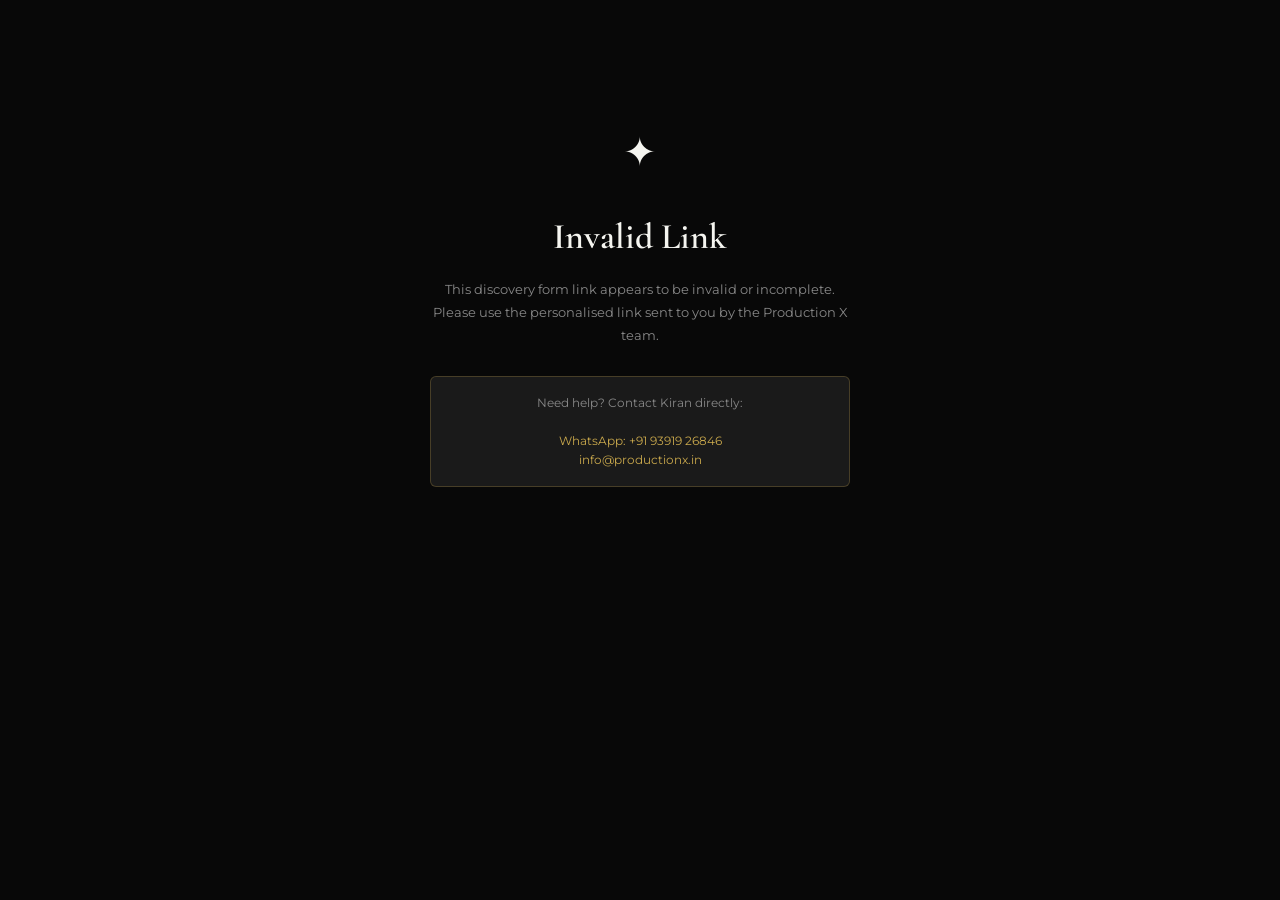
<file: brief.html>
<!DOCTYPE html>
<html lang="en">
<head>
<meta charset="UTF-8">
<meta name="viewport" content="width=device-width, initial-scale=1.0">
<title>Client Discovery Form — Production X</title>
<link href="https://fonts.googleapis.com/css2?family=Cormorant+Garamond:wght@400;500;600;700&family=Montserrat:wght@300;400;500;600&display=swap" rel="stylesheet">
<style>
  *, *::before, *::after { box-sizing: border-box; margin: 0; padding: 0; }
  :root {
    --black: #080808; --gold: #C9A84C; --offwhite: #F5F5F0;
    --midgray: #1a1a1a; --textgray: #888; --border: rgba(201,168,76,0.25);
  }
  body { background: var(--black); color: var(--offwhite); font-family: 'Montserrat', sans-serif; font-size: 14px; line-height: 1.6; min-height: 100vh; }

  /* INVALID STATE */
  .invalid-screen { display: none; text-align: center; padding: 120px 40px; max-width: 500px; margin: 0 auto; }
  .invalid-screen.active { display: block; }
  .invalid-icon { font-size: 40px; margin-bottom: 24px; }
  .invalid-title { font-family: 'Cormorant Garamond', serif; font-size: 36px; font-weight: 600; color: var(--offwhite); margin-bottom: 12px; }
  .invalid-sub { font-size: 13px; color: var(--textgray); line-height: 1.8; margin-bottom: 28px; }
  .invalid-contact { background: var(--midgray); border: 1px solid var(--border); border-radius: 6px; padding: 16px 20px; font-size: 12px; color: var(--textgray); }
  .invalid-contact a { color: var(--gold); text-decoration: none; }

  .header { background: var(--black); border-bottom: 1px solid var(--border); padding: 28px 40px; display: flex; justify-content: space-between; align-items: center; position: sticky; top: 0; z-index: 100; }
  .logo-mark { display: flex; align-items: center; gap: 12px; }
  .logo-text { font-family: 'Cormorant Garamond', serif; font-size: 18px; font-weight: 600; color: var(--offwhite); letter-spacing: 0.08em; }
  .logo-text span { color: var(--gold); }
  .header-tag { font-size: 11px; font-weight: 500; letter-spacing: 0.15em; color: var(--textgray); text-transform: uppercase; }
  .hero { padding: 64px 40px 48px; max-width: 860px; margin: 0 auto; text-align: center; }
  .hero-eyebrow { font-size: 11px; font-weight: 600; letter-spacing: 0.2em; color: var(--gold); text-transform: uppercase; margin-bottom: 20px; }
  .hero-eyebrow::before, .hero-eyebrow::after { content: '—'; margin: 0 12px; opacity: 0.4; }
  .hero-title { font-family: 'Cormorant Garamond', serif; font-size: clamp(32px, 5vw, 52px); font-weight: 600; line-height: 1.15; color: var(--offwhite); margin-bottom: 20px; }
  .hero-title em { font-style: italic; color: var(--gold); }
  .hero-sub { font-size: 13px; font-weight: 300; color: var(--textgray); line-height: 1.8; max-width: 540px; margin: 0 auto 32px; }
  .client-badge { display: inline-flex; align-items: center; gap: 10px; padding: 10px 20px; border: 1px solid var(--border); border-radius: 40px; font-size: 12px; font-weight: 500; color: var(--textgray); }
  .client-badge span { color: var(--gold); font-weight: 600; }
  .client-dot { width: 6px; height: 6px; background: var(--gold); border-radius: 50%; animation: pulse 2s infinite; }
  @keyframes pulse { 0%, 100% { opacity: 1; } 50% { opacity: 0.3; } }
  .progress-bar { max-width: 860px; margin: 0 auto 48px; padding: 0 40px; }
  .progress-steps { display: flex; align-items: center; }
  .step { display: flex; flex-direction: column; align-items: center; gap: 8px; flex: 1; }
  .step-circle { width: 32px; height: 32px; border-radius: 50%; border: 1px solid var(--border); display: flex; align-items: center; justify-content: center; font-size: 11px; font-weight: 600; color: var(--textgray); transition: all 0.3s; background: var(--black); position: relative; z-index: 2; }
  .step.active .step-circle { border-color: var(--gold); color: var(--gold); box-shadow: 0 0 0 3px rgba(201,168,76,0.12); }
  .step.done .step-circle { background: var(--gold); border-color: var(--gold); color: var(--black); }
  .step-label { font-size: 9px; font-weight: 600; letter-spacing: 0.1em; text-transform: uppercase; color: var(--textgray); text-align: center; white-space: nowrap; }
  .step.active .step-label { color: var(--gold); }
  .step-line { flex: 1; height: 1px; background: var(--border); margin-bottom: 24px; }
  .form-container { max-width: 860px; margin: 0 auto; padding: 0 40px 80px; }
  .section { display: none; animation: fadeIn 0.4s ease; }
  .section.active { display: block; }
  @keyframes fadeIn { from { opacity: 0; transform: translateY(12px); } to { opacity: 1; transform: translateY(0); } }
  .section-header { margin-bottom: 40px; padding-bottom: 24px; border-bottom: 1px solid var(--border); }
  .section-number { font-size: 11px; font-weight: 600; letter-spacing: 0.2em; color: var(--gold); text-transform: uppercase; margin-bottom: 10px; }
  .section-title { font-family: 'Cormorant Garamond', serif; font-size: 32px; font-weight: 600; color: var(--offwhite); margin-bottom: 8px; }
  .section-desc { font-size: 12px; color: var(--textgray); font-weight: 300; }
  .field-group { margin-bottom: 32px; }
  .field-row { display: grid; grid-template-columns: 1fr 1fr; gap: 20px; margin-bottom: 32px; }
  label { display: block; font-size: 11px; font-weight: 600; letter-spacing: 0.12em; text-transform: uppercase; color: var(--textgray); margin-bottom: 10px; }
  label span { color: var(--gold); margin-left: 3px; }
  .hint { font-size: 11px; font-weight: 300; color: #555; margin-top: -6px; margin-bottom: 10px; letter-spacing: 0; text-transform: none; }
  input[type="text"], input[type="email"], input[type="tel"], input[type="url"], textarea, select {
    width: 100%; background: var(--midgray); border: 1px solid rgba(255,255,255,0.08); border-radius: 4px; color: var(--offwhite);
    font-family: 'Montserrat', sans-serif; font-size: 13px; padding: 14px 16px; outline: none; transition: border-color 0.2s, box-shadow 0.2s; appearance: none;
  }
  input:focus, textarea:focus, select:focus { border-color: var(--gold); box-shadow: 0 0 0 3px rgba(201,168,76,0.08); }
  textarea { resize: vertical; min-height: 100px; }
  select { background-image: url("data:image/svg+xml,%3Csvg xmlns='http://www.w3.org/2000/svg' width='12' height='8' viewBox='0 0 12 8'%3E%3Cpath d='M1 1l5 5 5-5' stroke='%23C9A84C' stroke-width='1.5' fill='none'/%3E%3C/svg%3E"); background-repeat: no-repeat; background-position: right 16px center; padding-right: 40px; cursor: pointer; }
  select option { background: var(--midgray); }
  .options-grid { display: grid; grid-template-columns: repeat(auto-fill, minmax(200px, 1fr)); gap: 10px; }
  .options-grid.two-col { grid-template-columns: 1fr 1fr; }
  .option-item { display: flex; align-items: center; gap: 10px; padding: 12px 14px; border: 1px solid rgba(255,255,255,0.08); border-radius: 4px; cursor: pointer; transition: all 0.2s; background: var(--midgray); }
  .option-item:hover { border-color: rgba(201,168,76,0.3); }
  .option-item input[type="radio"], .option-item input[type="checkbox"] { width: 16px; height: 16px; accent-color: var(--gold); cursor: pointer; flex-shrink: 0; }
  .option-item label { font-size: 12px; font-weight: 400; letter-spacing: 0; text-transform: none; color: var(--offwhite); cursor: pointer; margin: 0; }
  .option-item:has(input:checked) { border-color: var(--gold); background: rgba(201,168,76,0.06); }
  .scale-buttons { display: flex; gap: 6px; }
  .scale-btn { flex: 1; padding: 10px 4px; background: var(--midgray); border: 1px solid rgba(255,255,255,0.08); border-radius: 4px; color: var(--textgray); font-family: 'Montserrat', sans-serif; font-size: 12px; font-weight: 600; cursor: pointer; transition: all 0.2s; text-align: center; }
  .scale-btn:hover { border-color: var(--gold); color: var(--gold); }
  .scale-btn.selected { background: var(--gold); border-color: var(--gold); color: var(--black); }
  .field-divider { border: none; border-top: 1px solid rgba(255,255,255,0.05); margin: 36px 0; }
  .info-box { background: rgba(201,168,76,0.06); border: 1px solid var(--border); border-radius: 6px; padding: 16px 20px; margin-bottom: 28px; font-size: 12px; color: #aaa; line-height: 1.7; }
  .info-box strong { color: var(--gold); }
  .nav-bar { display: flex; justify-content: space-between; align-items: center; margin-top: 48px; padding-top: 32px; border-top: 1px solid var(--border); }
  .btn { display: inline-flex; align-items: center; gap: 10px; padding: 14px 28px; border-radius: 3px; font-family: 'Montserrat', sans-serif; font-size: 11px; font-weight: 600; letter-spacing: 0.15em; text-transform: uppercase; cursor: pointer; transition: all 0.2s; border: none; }
  .btn-primary { background: var(--gold); color: var(--black); }
  .btn-primary:hover { background: #d4b05a; transform: translateY(-1px); box-shadow: 0 8px 24px rgba(201,168,76,0.25); }
  .btn-secondary { background: transparent; color: var(--textgray); border: 1px solid rgba(255,255,255,0.1); }
  .btn-secondary:hover { border-color: rgba(255,255,255,0.2); color: var(--offwhite); }
  .btn:disabled { opacity: 0.5; cursor: not-allowed; transform: none !important; }
  .success-screen { display: none; text-align: center; padding: 80px 40px; max-width: 600px; margin: 0 auto; }
  .success-screen.active { display: block; }
  .success-icon { width: 72px; height: 72px; border: 1px solid var(--gold); border-radius: 50%; display: flex; align-items: center; justify-content: center; margin: 0 auto 32px; font-size: 28px; color: var(--gold); }
  .success-title { font-family: 'Cormorant Garamond', serif; font-size: 42px; font-weight: 600; color: var(--offwhite); margin-bottom: 16px; }
  .success-sub { font-size: 13px; color: var(--textgray); line-height: 1.8; margin-bottom: 32px; }
  .success-detail { background: var(--midgray); border: 1px solid var(--border); border-radius: 6px; padding: 20px; text-align: left; font-size: 12px; color: var(--textgray); line-height: 1.9; }
  .success-detail strong { color: var(--gold); }
  .error-msg { background: rgba(255,80,80,0.08); border: 1px solid rgba(255,80,80,0.3); border-radius: 6px; padding: 14px 18px; margin-top: 20px; font-size: 12px; color: #ff8080; display: none; }
  .form-footer { text-align: center; padding: 24px 40px; border-top: 1px solid var(--border); font-size: 11px; color: #444; }
  .form-footer a { color: var(--gold); text-decoration: none; }
  @media (max-width: 600px) {
    .header { padding: 20px; } .hero { padding: 40px 20px 32px; }
    .progress-bar, .form-container { padding: 0 20px 60px; }
    .field-row { grid-template-columns: 1fr; gap: 0; }
    .options-grid, .options-grid.two-col { grid-template-columns: 1fr; }
    .section-title { font-size: 26px; } .step-label { display: none; }
  }
</style>
</head>
<body>

<!-- INVALID LINK SCREEN -->
<div class="invalid-screen" id="invalid-screen">
  <div class="invalid-icon">✦</div>
  <h2 class="invalid-title">Invalid Link</h2>
  <p class="invalid-sub">This discovery form link appears to be invalid or incomplete. Please use the personalised link sent to you by the Production X team.</p>
  <div class="invalid-contact">
    Need help? Contact Kiran directly:<br><br>
    <a href="https://wa.me/919391926846">WhatsApp: +91 93919 26846</a><br>
    <a href="mailto:info@productionx.in">info@productionx.in</a>
  </div>
</div>

<!-- MAIN FORM (hidden until client param validated) -->
<div id="main-content" style="display:none;">

<header class="header">
  <div class="logo-mark">
    <svg width="36" height="36" viewBox="0 0 36 36" fill="none" xmlns="http://www.w3.org/2000/svg">
      <polygon points="4,8 14,8 10,28 0,28" fill="#F5F5F0"/>
      <polygon points="22,8 36,8 32,28 18,28" fill="#C9A84C"/>
    </svg>
    <div class="logo-text">PRODUCTION <span>X</span></div>
  </div>
  <div class="header-tag">Client Discovery Form</div>
</header>

<div class="hero">
  <div class="hero-eyebrow">Confidential</div>
  <h1 class="hero-title">Tell us about<br><em id="hero-client-name"></em></h1>
  <p class="hero-sub">This form helps us build a precise strategy — not a template. Every answer shapes your website, content plan, and growth roadmap. Takes about 10–12 minutes.</p>
  <div class="client-badge">
    <div class="client-dot"></div>
    <span id="badge-client-name"></span> · Exclusive Brief · June 2026
  </div>
</div>

<div class="progress-bar">
  <div class="progress-steps">
    <div class="step active" id="step-1"><div class="step-circle">1</div><div class="step-label">Business</div></div>
    <div class="step-line"></div>
    <div class="step" id="step-2"><div class="step-circle">2</div><div class="step-label">Products</div></div>
    <div class="step-line"></div>
    <div class="step" id="step-3"><div class="step-circle">3</div><div class="step-label">Website</div></div>
    <div class="step-line"></div>
    <div class="step" id="step-4"><div class="step-circle">4</div><div class="step-label">Content</div></div>
    <div class="step-line"></div>
    <div class="step" id="step-5"><div class="step-circle">5</div><div class="step-label">Goals</div></div>
  </div>
</div>

<form id="discovery-form">
<!-- Hidden fields sent to Formspree -->
<input type="hidden" name="_subject" id="form-subject" value="New Brief Submission" />
<input type="hidden" name="client_identifier" id="client-identifier" value="" />

<div class="form-container">

  <!-- SECTION 1 -->
  <div class="section active" id="section-1">
    <div class="section-header">
      <div class="section-number">Section 01 of 05</div>
      <h2 class="section-title">Your Business</h2>
      <p class="section-desc">Help us understand who you are, what you do, and what sets you apart.</p>
    </div>
    <div class="field-row">
      <div><label>Owner / Contact Name <span>*</span></label><input type="text" name="owner_name" placeholder="e.g. Rajesh Kumar" /></div>
      <div><label>WhatsApp Number <span>*</span></label><input type="tel" name="whatsapp" placeholder="e.g. +91 90324 63247" /></div>
    </div>
    <div class="field-row">
      <div><label>Business Name <span>*</span></label><input type="text" name="business_name" id="business-name-field" placeholder="Your business name" /></div>
      <div><label>Year Established</label><input type="text" name="year_established" placeholder="e.g. 2018" /></div>
    </div>
    <div class="field-group"><label>Business Email</label><input type="email" name="email" placeholder="e.g. info@yourbusiness.com" /></div>
    <div class="field-group"><label>Existing Website (if any)</label><input type="url" name="existing_website" placeholder="e.g. www.yourbusiness.com or leave blank" /></div>
    <hr class="field-divider">
    <div class="field-group">
      <label>Describe what your business does <span>*</span></label>
      <p class="hint">Write it as you would explain it to a new customer walking in.</p>
      <textarea name="business_description" placeholder="We craft hand and machine-made marble, granite and sandstone articles — from deity sculptures to architectural wall elevations — for homes, temples, and commercial spaces across Hyderabad..."></textarea>
    </div>
    <div class="field-group">
      <label>What makes you different from your competitors? <span>*</span></label>
      <textarea name="differentiator" placeholder="Tell us your biggest differentiator..."></textarea>
    </div>
    <div class="field-group">
      <label>Who is your ideal customer? <span>*</span></label>
      <p class="hint">Select all that apply.</p>
      <div class="options-grid">
        <div class="option-item"><input type="checkbox" name="customer_type" value="Homeowners (residential)" id="c1"><label for="c1">Homeowners (residential)</label></div>
        <div class="option-item"><input type="checkbox" name="customer_type" value="Interior designers / Architects" id="c2"><label for="c2">Interior designers / Architects</label></div>
        <div class="option-item"><input type="checkbox" name="customer_type" value="Builders / Developers" id="c3"><label for="c3">Builders / Developers</label></div>
        <div class="option-item"><input type="checkbox" name="customer_type" value="Temples / Religious trusts" id="c4"><label for="c4">Temples / Religious trusts</label></div>
        <div class="option-item"><input type="checkbox" name="customer_type" value="Commercial spaces / Offices" id="c5"><label for="c5">Commercial spaces / Offices</label></div>
        <div class="option-item"><input type="checkbox" name="customer_type" value="Hotels / Hospitality" id="c6"><label for="c6">Hotels / Hospitality</label></div>
        <div class="option-item"><input type="checkbox" name="customer_type" value="Landscaping / Outdoor" id="c7"><label for="c7">Landscaping / Outdoor projects</label></div>
        <div class="option-item"><input type="checkbox" name="customer_type" value="Other" id="c8"><label for="c8">Other</label></div>
      </div>
    </div>
    <div class="field-group">
      <label>Typical project budget range</label>
      <select name="budget_range">
        <option value="">— Select range —</option>
        <option>₹10,000 – ₹50,000</option>
        <option>₹50,000 – ₹2,00,000</option>
        <option>₹2,00,000 – ₹10,00,000</option>
        <option>₹10,00,000+</option>
        <option>All of the above depending on project</option>
      </select>
    </div>
    <div class="field-group"><label>Which cities / areas do you currently serve?</label><input type="text" name="service_areas" placeholder="e.g. Hyderabad, Secunderabad, Pan-India for large orders..." /></div>
    <div class="nav-bar">
      <div></div>
      <button type="button" class="btn btn-primary" onclick="nextSection(1)">Next — Products <span>→</span></button>
    </div>
  </div>

  <!-- SECTION 2 -->
  <div class="section" id="section-2">
    <div class="section-header">
      <div class="section-number">Section 02 of 05</div>
      <h2 class="section-title">Your Products</h2>
      <p class="section-desc">We'll showcase approximately 30 products on the website. Help us organise them right.</p>
    </div>
    <div class="info-box"><strong>Why this matters:</strong> How we categorise your products determines how customers navigate the site — and what Google indexes. Clear categories = better rankings.</div>
    <div class="field-group">
      <label>Main product / service categories <span>*</span></label>
      <p class="hint">Select all that apply.</p>
      <div class="options-grid">
        <div class="option-item"><input type="checkbox" name="product_categories" value="Wall Elevations" id="p1"><label for="p1">Wall Elevations</label></div>
        <div class="option-item"><input type="checkbox" name="product_categories" value="Deity / God Idols" id="p2"><label for="p2">Deity / God Idols</label></div>
        <div class="option-item"><input type="checkbox" name="product_categories" value="Decorative Panels" id="p3"><label for="p3">Decorative Panels</label></div>
        <div class="option-item"><input type="checkbox" name="product_categories" value="Columns & Pillars" id="p4"><label for="p4">Columns & Pillars</label></div>
        <div class="option-item"><input type="checkbox" name="product_categories" value="Fountain & Water Features" id="p5"><label for="p5">Fountain & Water Features</label></div>
        <div class="option-item"><input type="checkbox" name="product_categories" value="Outdoor / Garden Structures" id="p6"><label for="p6">Outdoor / Garden Structures</label></div>
        <div class="option-item"><input type="checkbox" name="product_categories" value="Flooring & Mosaics" id="p7"><label for="p7">Flooring & Mosaics</label></div>
        <div class="option-item"><input type="checkbox" name="product_categories" value="Staircase Cladding" id="p8"><label for="p8">Staircase Cladding</label></div>
        <div class="option-item"><input type="checkbox" name="product_categories" value="Custom Sculptures" id="p9"><label for="p9">Custom Sculptures</label></div>
        <div class="option-item"><input type="checkbox" name="product_categories" value="Other" id="p10"><label for="p10">Other (write below)</label></div>
      </div>
    </div>
    <div class="field-group"><label>Other categories not listed</label><input type="text" name="other_categories" placeholder="e.g. Temple entrance arches, nameplate carvings..." /></div>
    <hr class="field-divider">
    <div class="field-group">
      <label>Top 5 best-selling / most enquired products <span>*</span></label>
      <p class="hint">These will be featured prominently on the website.</p>
      <textarea name="top_products" rows="5" placeholder="1. &#10;2. &#10;3. &#10;4. &#10;5. "></textarea>
    </div>
    <div class="field-group">
      <label>Materials / mediums you work with</label>
      <div class="options-grid two-col">
        <div class="option-item"><input type="checkbox" name="materials" value="White Marble" id="m1"><label for="m1">White Marble</label></div>
        <div class="option-item"><input type="checkbox" name="materials" value="Black Granite" id="m2"><label for="m2">Black Granite</label></div>
        <div class="option-item"><input type="checkbox" name="materials" value="Sandstone" id="m3"><label for="m3">Sandstone</label></div>
        <div class="option-item"><input type="checkbox" name="materials" value="Kota Stone" id="m4"><label for="m4">Kota Stone</label></div>
        <div class="option-item"><input type="checkbox" name="materials" value="Slate" id="m5"><label for="m5">Slate</label></div>
        <div class="option-item"><input type="checkbox" name="materials" value="Limestone" id="m6"><label for="m6">Limestone</label></div>
        <div class="option-item"><input type="checkbox" name="materials" value="Composite / Mixed" id="m7"><label for="m7">Composite / Mixed</label></div>
        <div class="option-item"><input type="checkbox" name="materials" value="Other" id="m8"><label for="m8">Other</label></div>
      </div>
    </div>
    <div class="field-row">
      <div>
        <label>Custom / made-to-order?</label>
        <select name="custom_orders">
          <option>Yes — all products can be customised</option>
          <option>Yes — select products only</option>
          <option>No — catalogue only</option>
        </select>
      </div>
      <div>
        <label>Typical lead time for an order</label>
        <input type="text" name="lead_time" placeholder="e.g. 2–4 weeks depending on size" />
      </div>
    </div>
    <div class="field-group">
      <label>Do you have high-quality photos of your products? <span>*</span></label>
      <div class="options-grid two-col">
        <div class="option-item"><input type="radio" name="photo_readiness" value="Yes — good photos available" id="ph1"><label for="ph1">Yes — good photos available</label></div>
        <div class="option-item"><input type="radio" name="photo_readiness" value="Mix of good and average" id="ph2"><label for="ph2">Some — mix of good and average</label></div>
        <div class="option-item"><input type="radio" name="photo_readiness" value="Mostly phone shots" id="ph3"><label for="ph3">No — mostly phone shots</label></div>
        <div class="option-item"><input type="radio" name="photo_readiness" value="None — need a full shoot" id="ph4"><label for="ph4">None — need a full shoot</label></div>
      </div>
    </div>
    <div class="nav-bar">
      <button type="button" class="btn btn-secondary" onclick="prevSection(2)"><span>←</span> Back</button>
      <button type="button" class="btn btn-primary" onclick="nextSection(2)">Next — Website <span>→</span></button>
    </div>
  </div>

  <!-- SECTION 3 -->
  <div class="section" id="section-3">
    <div class="section-header">
      <div class="section-number">Section 03 of 05</div>
      <h2 class="section-title">Your Website</h2>
      <p class="section-desc">Your website is your 24/7 salesperson. Let's build it right.</p>
    </div>
    <div class="field-group">
      <label>What should the website primarily achieve? <span>*</span></label>
      <p class="hint">Select your top 2.</p>
      <div class="options-grid">
        <div class="option-item"><input type="checkbox" name="website_goal" value="Showcase work & products" id="w1"><label for="w1">Showcase work & products</label></div>
        <div class="option-item"><input type="checkbox" name="website_goal" value="Generate enquiries / leads" id="w2"><label for="w2">Generate enquiries / leads</label></div>
        <div class="option-item"><input type="checkbox" name="website_goal" value="Appear on Google search" id="w3"><label for="w3">Appear on Google search</label></div>
        <div class="option-item"><input type="checkbox" name="website_goal" value="Build brand credibility" id="w4"><label for="w4">Build brand credibility</label></div>
        <div class="option-item"><input type="checkbox" name="website_goal" value="Allow online ordering / quotes" id="w5"><label for="w5">Allow online ordering / quotes</label></div>
        <div class="option-item"><input type="checkbox" name="website_goal" value="Help interior designers find us" id="w6"><label for="w6">Help interior designers find us</label></div>
      </div>
    </div>
    <div class="field-group">
      <label>What feeling should someone have on your website? <span>*</span></label>
      <div class="options-grid two-col">
        <div class="option-item"><input type="radio" name="website_feel" value="Premium & luxurious" id="f1"><label for="f1">Premium & luxurious</label></div>
        <div class="option-item"><input type="radio" name="website_feel" value="Traditional & trustworthy" id="f2"><label for="f2">Traditional & trustworthy</label></div>
        <div class="option-item"><input type="radio" name="website_feel" value="Modern & architectural" id="f3"><label for="f3">Modern & architectural</label></div>
        <div class="option-item"><input type="radio" name="website_feel" value="Spiritual & cultural" id="f4"><label for="f4">Spiritual & cultural</label></div>
        <div class="option-item"><input type="radio" name="website_feel" value="Bold & impressive" id="f5"><label for="f5">Bold & impressive</label></div>
        <div class="option-item"><input type="radio" name="website_feel" value="Warm & approachable" id="f6"><label for="f6">Warm & approachable</label></div>
      </div>
    </div>
    <div class="field-group">
      <label>Any websites whose design you admire?</label>
      <input type="text" name="design_inspiration" placeholder="e.g. www.example.com, or describe the look and feel you want" />
    </div>
    <hr class="field-divider">
    <div class="field-group">
      <label>Pages you want on the website <span>*</span></label>
      <div class="options-grid two-col">
        <div class="option-item"><input type="checkbox" name="pages" value="Home" id="pg1" checked><label for="pg1">Home</label></div>
        <div class="option-item"><input type="checkbox" name="pages" value="About Us" id="pg2" checked><label for="pg2">About Us</label></div>
        <div class="option-item"><input type="checkbox" name="pages" value="Products / Portfolio" id="pg3" checked><label for="pg3">Products / Portfolio</label></div>
        <div class="option-item"><input type="checkbox" name="pages" value="Gallery" id="pg4" checked><label for="pg4">Gallery</label></div>
        <div class="option-item"><input type="checkbox" name="pages" value="Services" id="pg5"><label for="pg5">Services</label></div>
        <div class="option-item"><input type="checkbox" name="pages" value="Contact / Enquiry Form" id="pg6" checked><label for="pg6">Contact / Enquiry Form</label></div>
        <div class="option-item"><input type="checkbox" name="pages" value="Customer Testimonials" id="pg7"><label for="pg7">Customer Testimonials</label></div>
        <div class="option-item"><input type="checkbox" name="pages" value="Blog / Articles" id="pg8"><label for="pg8">Blog / Articles</label></div>
        <div class="option-item"><input type="checkbox" name="pages" value="WhatsApp Chat Button" id="pg9"><label for="pg9">WhatsApp Chat Button</label></div>
        <div class="option-item"><input type="checkbox" name="pages" value="Google Map / Location" id="pg10"><label for="pg10">Google Map / Location</label></div>
      </div>
    </div>
    <div class="field-group">
      <label>Keywords you want to rank for on Google <span>*</span></label>
      <p class="hint">What does your ideal customer type into Google to find you?</p>
      <textarea name="seo_keywords" rows="4" placeholder="e.g.&#10;- Stone art Hyderabad&#10;- Marble idols Hyderabad&#10;- Wall elevation near me"></textarea>
    </div>
    <div class="field-group">
      <label>Google search target area <span>*</span></label>
      <div class="options-grid two-col">
        <div class="option-item"><input type="radio" name="seo_area" value="Hyderabad only" id="l1"><label for="l1">Hyderabad only</label></div>
        <div class="option-item"><input type="radio" name="seo_area" value="Hyderabad + all of Telangana" id="l2"><label for="l2">Hyderabad + all of Telangana</label></div>
        <div class="option-item"><input type="radio" name="seo_area" value="Pan-India" id="l3"><label for="l3">Pan-India (all cities)</label></div>
        <div class="option-item"><input type="radio" name="seo_area" value="All of the above" id="l4"><label for="l4">All of the above</label></div>
      </div>
    </div>
    <div class="field-row">
      <div>
        <label>Google Business Profile status</label>
        <select name="google_business">
          <option>Yes — set up and verified</option>
          <option>Yes — set up but not fully optimised</option>
          <option>No — needs to be created</option>
          <option>Not sure</option>
        </select>
      </div>
      <div>
        <label>Website language(s)</label>
        <select name="website_language">
          <option>English only</option>
          <option>English + Telugu</option>
          <option>English + Hindi</option>
          <option>All three</option>
        </select>
      </div>
    </div>
    <div class="nav-bar">
      <button type="button" class="btn btn-secondary" onclick="prevSection(3)"><span>←</span> Back</button>
      <button type="button" class="btn btn-primary" onclick="nextSection(3)">Next — Content <span>→</span></button>
    </div>
  </div>

  <!-- SECTION 4 -->
  <div class="section" id="section-4">
    <div class="section-header">
      <div class="section-number">Section 04 of 05</div>
      <h2 class="section-title">Content & Social Media</h2>
      <p class="section-desc">We'll manage your Instagram, create your reels, and make your work impossible to scroll past.</p>
    </div>
    <div class="field-row">
      <div><label>Instagram handle <span>*</span></label><input type="text" name="instagram" placeholder="@yourhandle" /></div>
      <div><label>Facebook page (if any)</label><input type="text" name="facebook" placeholder="e.g. facebook.com/yourbusiness" /></div>
    </div>
    <div class="field-row">
      <div><label>YouTube channel (if any)</label><input type="url" name="youtube" placeholder="e.g. youtube.com/@yourbusiness" /></div>
      <div><label>Other platforms</label><input type="text" name="other_platforms" placeholder="e.g. Pinterest, JustDial, IndiaMART..." /></div>
    </div>
    <hr class="field-divider">
    <div class="field-group">
      <label>Content types you want most <span>*</span></label>
      <p class="hint">Select your top 3 priorities.</p>
      <div class="options-grid">
        <div class="option-item"><input type="checkbox" name="content_type" value="Before & After transformations" id="ct1"><label for="ct1">Before & After transformations</label></div>
        <div class="option-item"><input type="checkbox" name="content_type" value="Finished installation tours" id="ct2"><label for="ct2">Finished installation tours</label></div>
        <div class="option-item"><input type="checkbox" name="content_type" value="Product close-up reels" id="ct3"><label for="ct3">Product close-up reels</label></div>
        <div class="option-item"><input type="checkbox" name="content_type" value="Behind the scenes / craftsmen" id="ct4"><label for="ct4">Behind the scenes / craftsmen</label></div>
        <div class="option-item"><input type="checkbox" name="content_type" value="Customer testimonial videos" id="ct5"><label for="ct5">Customer testimonials</label></div>
        <div class="option-item"><input type="checkbox" name="content_type" value="Educational / How it's made" id="ct6"><label for="ct6">Educational / How it's made</label></div>
        <div class="option-item"><input type="checkbox" name="content_type" value="Festival / seasonal promotions" id="ct7"><label for="ct7">Festival / seasonal promotions</label></div>
        <div class="option-item"><input type="checkbox" name="content_type" value="New arrivals & product showcases" id="ct8"><label for="ct8">New arrivals & showcases</label></div>
      </div>
    </div>
    <div class="field-group">
      <label>Tone for your social media content <span>*</span></label>
      <div class="options-grid two-col">
        <div class="option-item"><input type="radio" name="content_tone" value="Premium & aspirational" id="t1"><label for="t1">Premium & aspirational</label></div>
        <div class="option-item"><input type="radio" name="content_tone" value="Traditional & cultural" id="t2"><label for="t2">Traditional & cultural</label></div>
        <div class="option-item"><input type="radio" name="content_tone" value="Modern & design-forward" id="t3"><label for="t3">Modern & design-forward</label></div>
        <div class="option-item"><input type="radio" name="content_tone" value="Warm & community-driven" id="t4"><label for="t4">Warm & community-driven</label></div>
        <div class="option-item"><input type="radio" name="content_tone" value="Bold & confident" id="t5"><label for="t5">Bold & confident</label></div>
        <div class="option-item"><input type="radio" name="content_tone" value="Mix of all above" id="t6"><label for="t6">Mix of all above</label></div>
      </div>
    </div>
    <div class="field-group">
      <label>Accounts whose content you admire</label>
      <input type="text" name="content_inspiration" placeholder="e.g. @example_brand, @luxury_decor_india..." />
    </div>
    <hr class="field-divider">
    <div class="field-group">
      <label>Current posting frequency on Instagram</label>
      <select name="posting_frequency">
        <option>Daily</option>
        <option>4–5 times a week</option>
        <option>2–3 times a week</option>
        <option>Once a week or less</option>
        <option>Inconsistently</option>
      </select>
    </div>
    <div class="field-group">
      <label>Biggest frustration with your current social media</label>
      <textarea name="social_frustration" rows="3" placeholder="e.g. Not getting enough followers despite posting regularly..."></textarea>
    </div>
    <div class="field-group">
      <label>Do you have video footage of your work we can use?</label>
      <div class="options-grid two-col">
        <div class="option-item"><input type="radio" name="footage_available" value="Yes — plenty of footage" id="ft1"><label for="ft1">Yes — plenty available</label></div>
        <div class="option-item"><input type="radio" name="footage_available" value="Some — a few videos" id="ft2"><label for="ft2">Some — a few videos</label></div>
        <div class="option-item"><input type="radio" name="footage_available" value="Very little" id="ft3"><label for="ft3">Very little</label></div>
        <div class="option-item"><input type="radio" name="footage_available" value="None — need a fresh shoot" id="ft4"><label for="ft4">None — need a fresh shoot</label></div>
      </div>
    </div>
    <div class="nav-bar">
      <button type="button" class="btn btn-secondary" onclick="prevSection(4)"><span>←</span> Back</button>
      <button type="button" class="btn btn-primary" onclick="nextSection(4)">Next — Goals <span>→</span></button>
    </div>
  </div>

  <!-- SECTION 5 -->
  <div class="section" id="section-5">
    <div class="section-header">
      <div class="section-number">Section 05 of 05</div>
      <h2 class="section-title">Your Goals</h2>
      <p class="section-desc">The final piece. This shapes how we measure success together.</p>
    </div>
    <div class="field-group">
      <label>#1 business goal for the next 12 months <span>*</span></label>
      <div class="options-grid two-col">
        <div class="option-item"><input type="radio" name="primary_goal" value="Get more walk-in customers" id="g1"><label for="g1">More walk-in customers</label></div>
        <div class="option-item"><input type="radio" name="primary_goal" value="Increase online enquiries & leads" id="g2"><label for="g2">Increase online enquiries</label></div>
        <div class="option-item"><input type="radio" name="primary_goal" value="Attract interior designers / B2B" id="g3"><label for="g3">Attract interior designers / B2B</label></div>
        <div class="option-item"><input type="radio" name="primary_goal" value="Build brand recognition in Hyderabad" id="g4"><label for="g4">Brand recognition in Hyderabad</label></div>
        <div class="option-item"><input type="radio" name="primary_goal" value="Expand to other cities" id="g5"><label for="g5">Expand to other cities</label></div>
        <div class="option-item"><input type="radio" name="primary_goal" value="Grow Instagram following" id="g6"><label for="g6">Grow Instagram following</label></div>
      </div>
    </div>
    <div class="field-row">
      <div>
        <label>Current enquiries per month</label>
        <select name="current_enquiries">
          <option>Less than 10</option><option>10 – 25</option><option>25 – 50</option><option>50 – 100</option><option>100+</option>
        </select>
      </div>
      <div>
        <label>Target enquiries per month</label>
        <select name="target_enquiries">
          <option>25 – 50 per month</option><option>50 – 100 per month</option><option>100 – 200 per month</option><option>200+ per month</option>
        </select>
      </div>
    </div>
    <hr class="field-divider">
    <div class="field-group">
      <label>Main competitors <span>*</span></label>
      <p class="hint">Name them — we'll study and help you outrank and outshine them.</p>
      <textarea name="competitors" rows="3" placeholder="e.g. Competitor A (location), Competitor B (location)..."></textarea>
    </div>
    <div class="field-group">
      <label>What do competitors do better than you right now?</label>
      <textarea name="competitor_advantage" rows="3" placeholder="Be honest — this helps us close those gaps for you..."></textarea>
    </div>
    <div class="field-group">
      <label>What do you do better than all of them?</label>
      <textarea name="your_advantage" rows="3" placeholder="This becomes the core of your content and brand message..."></textarea>
    </div>
    <hr class="field-divider">
    <div class="field-group">
      <label>How urgently do you want to get started? (1–5) <span>*</span></label>
      <p class="hint">1 = Just exploring &nbsp;&nbsp; 5 = Ready to begin this week</p>
      <div class="scale-buttons" id="urgency-scale">
        <button type="button" class="scale-btn" onclick="selectScale(this, '1')">1</button>
        <button type="button" class="scale-btn" onclick="selectScale(this, '2')">2</button>
        <button type="button" class="scale-btn" onclick="selectScale(this, '3')">3</button>
        <button type="button" class="scale-btn" onclick="selectScale(this, '4')">4</button>
        <button type="button" class="scale-btn" onclick="selectScale(this, '5')">5</button>
      </div>
      <input type="hidden" name="urgency_score" id="urgency_score" value="" />
    </div>
    <div class="field-group">
      <label>Anything else we should know?</label>
      <textarea name="additional_notes" rows="4" placeholder="Any specific requirements, concerns, previous bad experiences with agencies, expectations..."></textarea>
    </div>
    <div class="field-group">
      <label>How did you hear about Production X?</label>
      <select name="referral_source">
        <option value="">— Select —</option>
        <option>Walk-in visit from the team</option>
        <option>Instagram</option>
        <option>Google Search</option>
        <option>Word of mouth / Referral</option>
        <option>Other</option>
      </select>
    </div>
    <div id="error-msg" class="error-msg">Something went wrong. Please try again or WhatsApp Kiran on +91 93919 26846.</div>
    <div class="nav-bar">
      <button type="button" class="btn btn-secondary" onclick="prevSection(5)"><span>←</span> Back</button>
      <button type="button" class="btn btn-primary" id="submit-btn" onclick="submitForm()">Submit Brief <span>✦</span></button>
    </div>
  </div>

</div>
</form>

<!-- SUCCESS -->
<div class="success-screen" id="success">
  <div class="success-icon">✦</div>
  <h2 class="success-title">Brief Received.</h2>
  <p class="success-sub">Thank you for taking the time to fill this out. Kiran and the Production X team will review every detail and come back to you with a personalised strategy within <strong style="color:var(--gold)">48 hours</strong>.</p>
  <div class="success-detail">
    <strong>What happens next:</strong><br><br>
    1. We study your brief and research your competitors<br>
    2. We build a custom strategy for your website, content, and Google rankings<br>
    3. We schedule a strategy call to walk you through the plan<br>
    4. You approve — we begin<br><br>
    <strong>Questions?</strong> WhatsApp Kiran: <a href="https://wa.me/919391926846" style="color:var(--gold)">+91 93919 26846</a>
  </div>
</div>

<footer class="form-footer">
  <a href="https://productionx.in">productionx.in</a> · <a href="mailto:info@productionx.in">info@productionx.in</a><br>
  All information shared is strictly confidential.
</footer>

</div><!-- end main-content -->

<script>
  // ── READ CLIENT FROM URL PARAMETER ──
  const params = new URLSearchParams(window.location.search);
  const rawClient = params.get('client');

  if (!rawClient || rawClient.trim() === '') {
    // No client param — show invalid screen
    document.getElementById('invalid-screen').classList.add('active');
  } else {
    // Format: "Utsav-Stone-Art" → "Utsav Stone Art"
    const clientName = rawClient.replace(/-/g, ' ').replace(/\b\w/g, c => c.toUpperCase());

    // Inject client name into UI
    document.getElementById('hero-client-name').textContent = clientName;
    document.getElementById('badge-client-name').textContent = clientName;
    document.getElementById('business-name-field').value = clientName;

    // Set hidden fields for Formspree
    document.getElementById('client-identifier').value = clientName;
    document.getElementById('form-subject').value = '📋 New Brief: ' + clientName + ' — Production X';

    // Show the form
    document.getElementById('main-content').style.display = 'block';
  }

  // ── NAVIGATION ──
  function updateProgress(section) {
    for (let i = 1; i <= 5; i++) {
      const el = document.getElementById('step-' + i);
      el.classList.remove('active', 'done');
      if (i < section) el.classList.add('done');
      else if (i === section) el.classList.add('active');
    }
  }

  function nextSection(from) {
    document.getElementById('section-' + from).classList.remove('active');
    document.getElementById('section-' + (from + 1)).classList.add('active');
    updateProgress(from + 1);
    window.scrollTo({ top: 0, behavior: 'smooth' });
  }

  function prevSection(from) {
    document.getElementById('section-' + from).classList.remove('active');
    document.getElementById('section-' + (from - 1)).classList.add('active');
    updateProgress(from - 1);
    window.scrollTo({ top: 0, behavior: 'smooth' });
  }

  function selectScale(btn, value) {
    document.getElementById('urgency-scale').querySelectorAll('.scale-btn').forEach(b => b.classList.remove('selected'));
    btn.classList.add('selected');
    document.getElementById('urgency_score').value = value;
  }

  // ── SUBMIT TO FORMSPREE ──
  async function submitForm() {
    const btn = document.getElementById('submit-btn');
    const errMsg = document.getElementById('error-msg');
    btn.disabled = true;
    btn.textContent = 'Submitting...';
    errMsg.style.display = 'none';

    const form = document.getElementById('discovery-form');
    const data = new FormData(form);

    try {
      const response = await fetch('https://formspree.io/f/xykqkpln', {
        method: 'POST', body: data, headers: { 'Accept': 'application/json' }
      });
      if (response.ok) {
        document.querySelectorAll('.section').forEach(s => s.classList.remove('active'));
        document.querySelector('.progress-bar').style.display = 'none';
        document.getElementById('discovery-form').style.display = 'none';
        document.getElementById('success').classList.add('active');
        window.scrollTo({ top: 0, behavior: 'smooth' });
      } else { throw new Error(); }
    } catch {
      errMsg.style.display = 'block';
      btn.disabled = false;
      btn.innerHTML = 'Submit Brief <span>✦</span>';
    }
  }
</script>
</body>
</html>
</file>
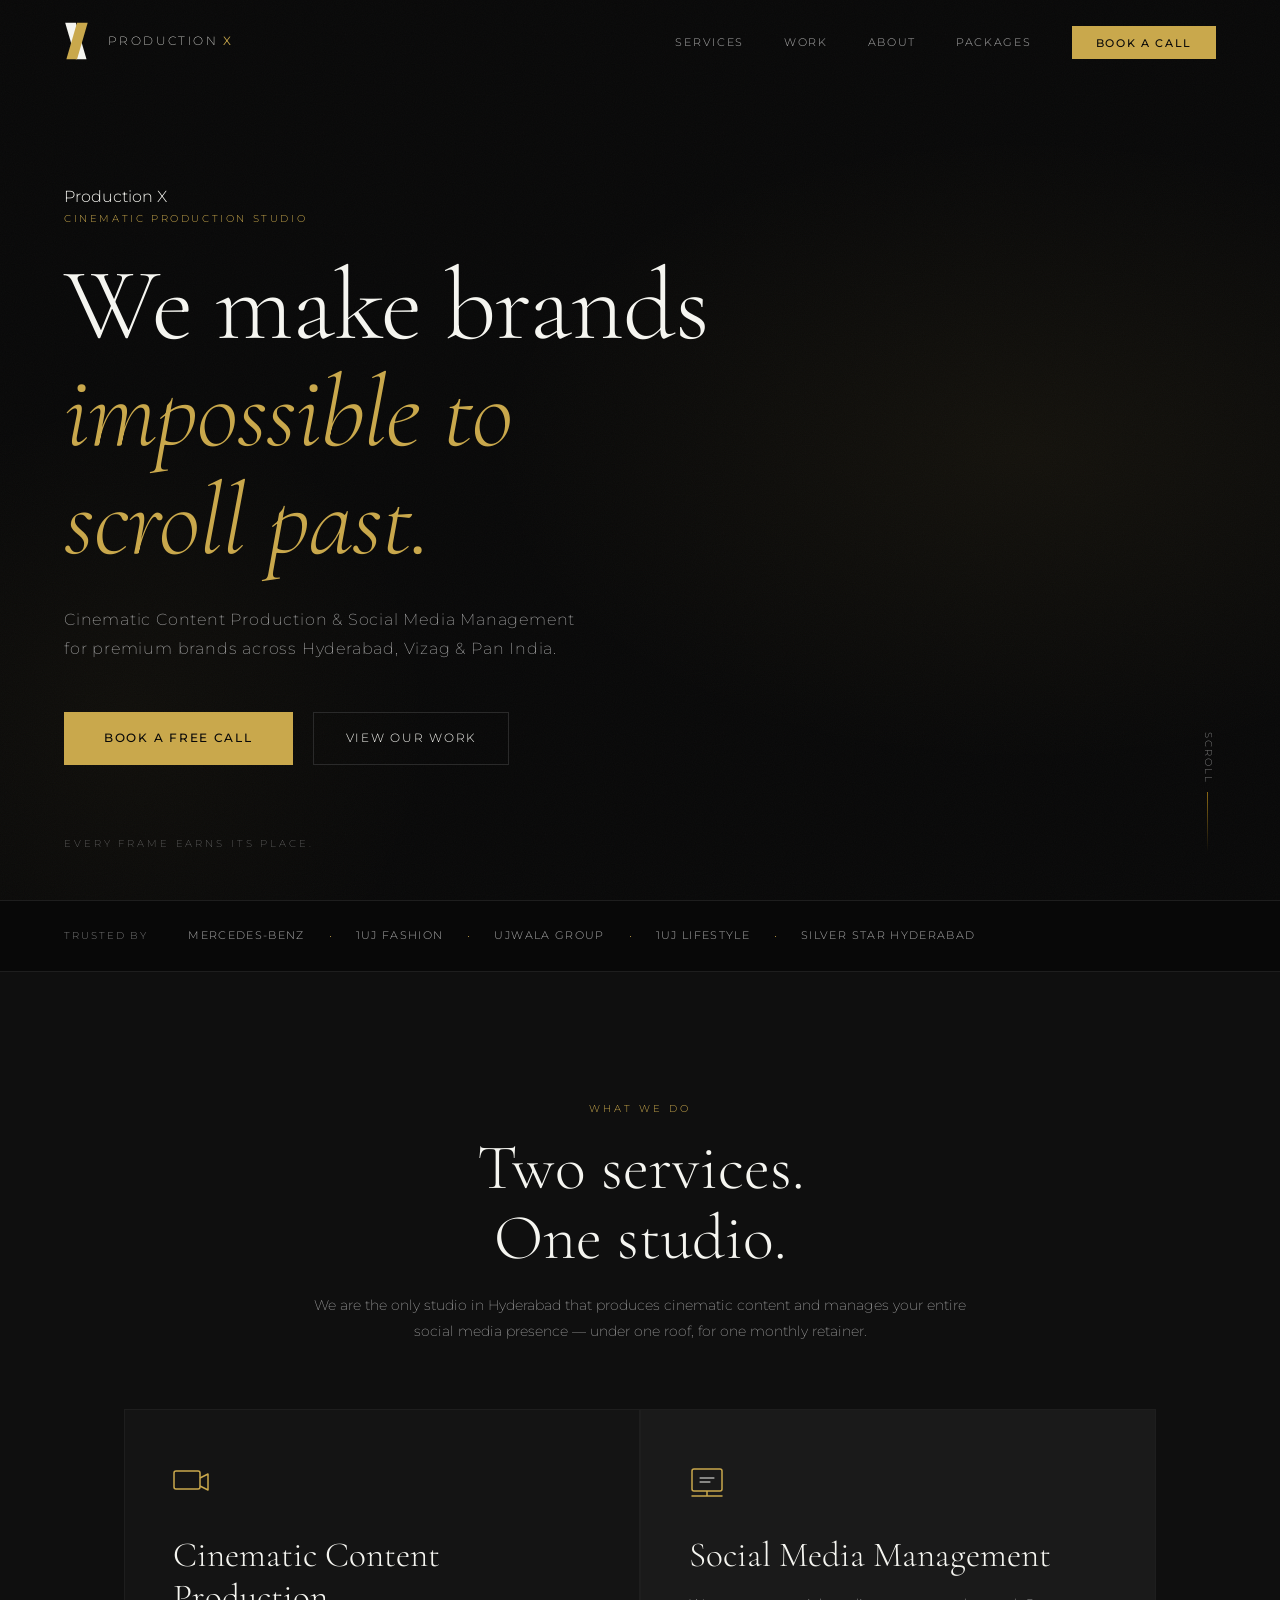
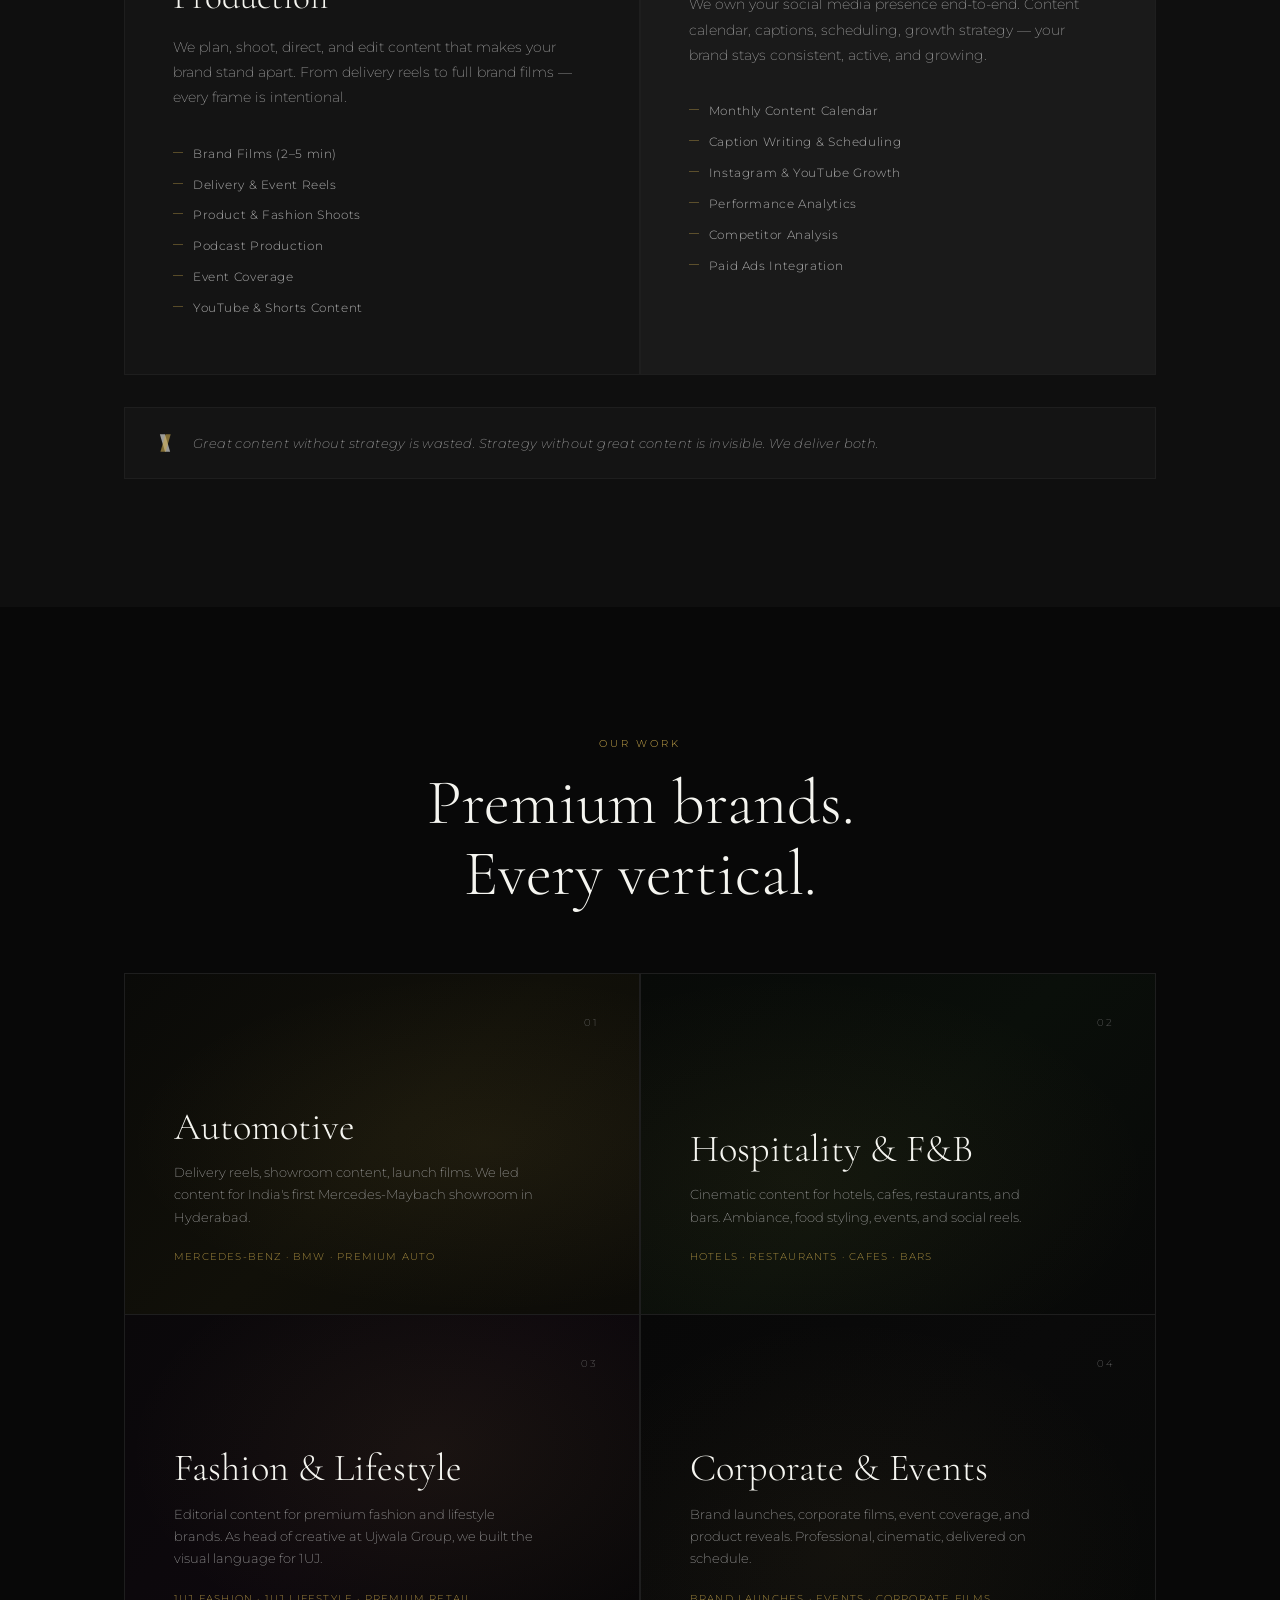
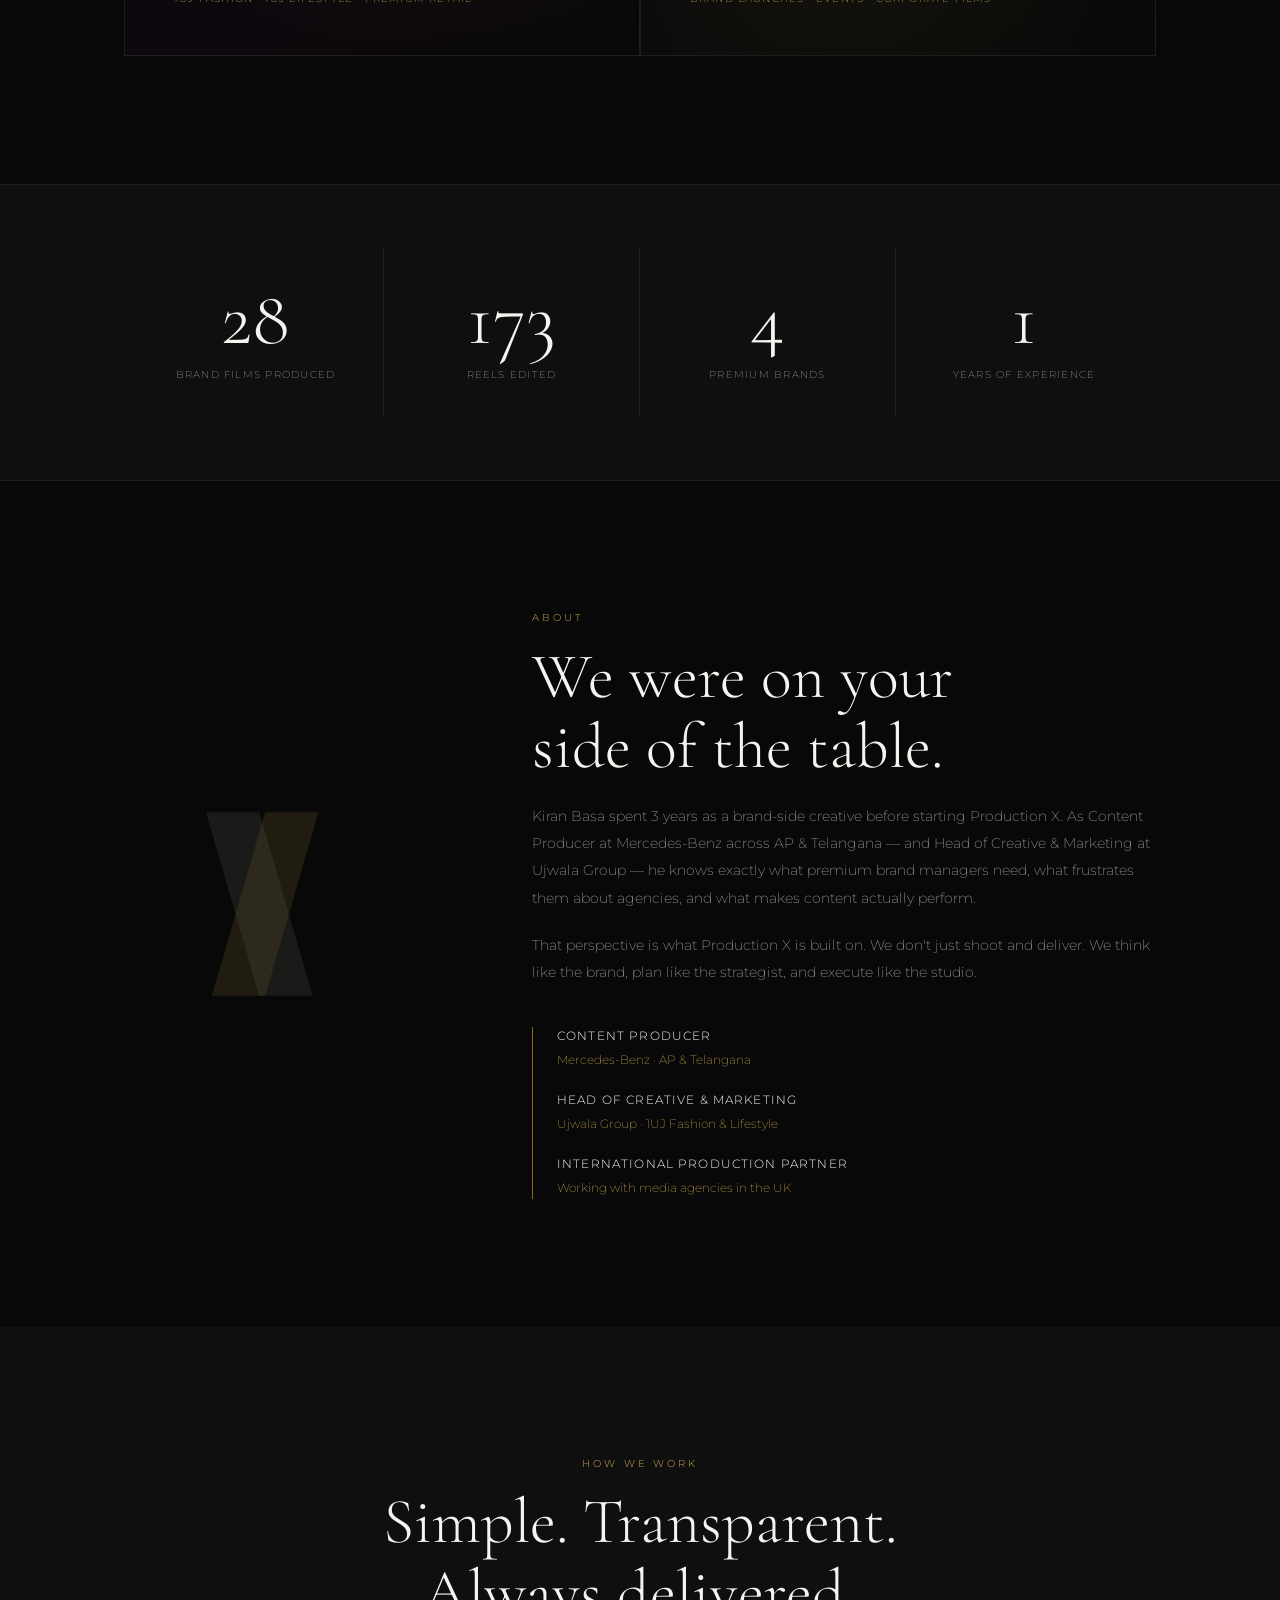
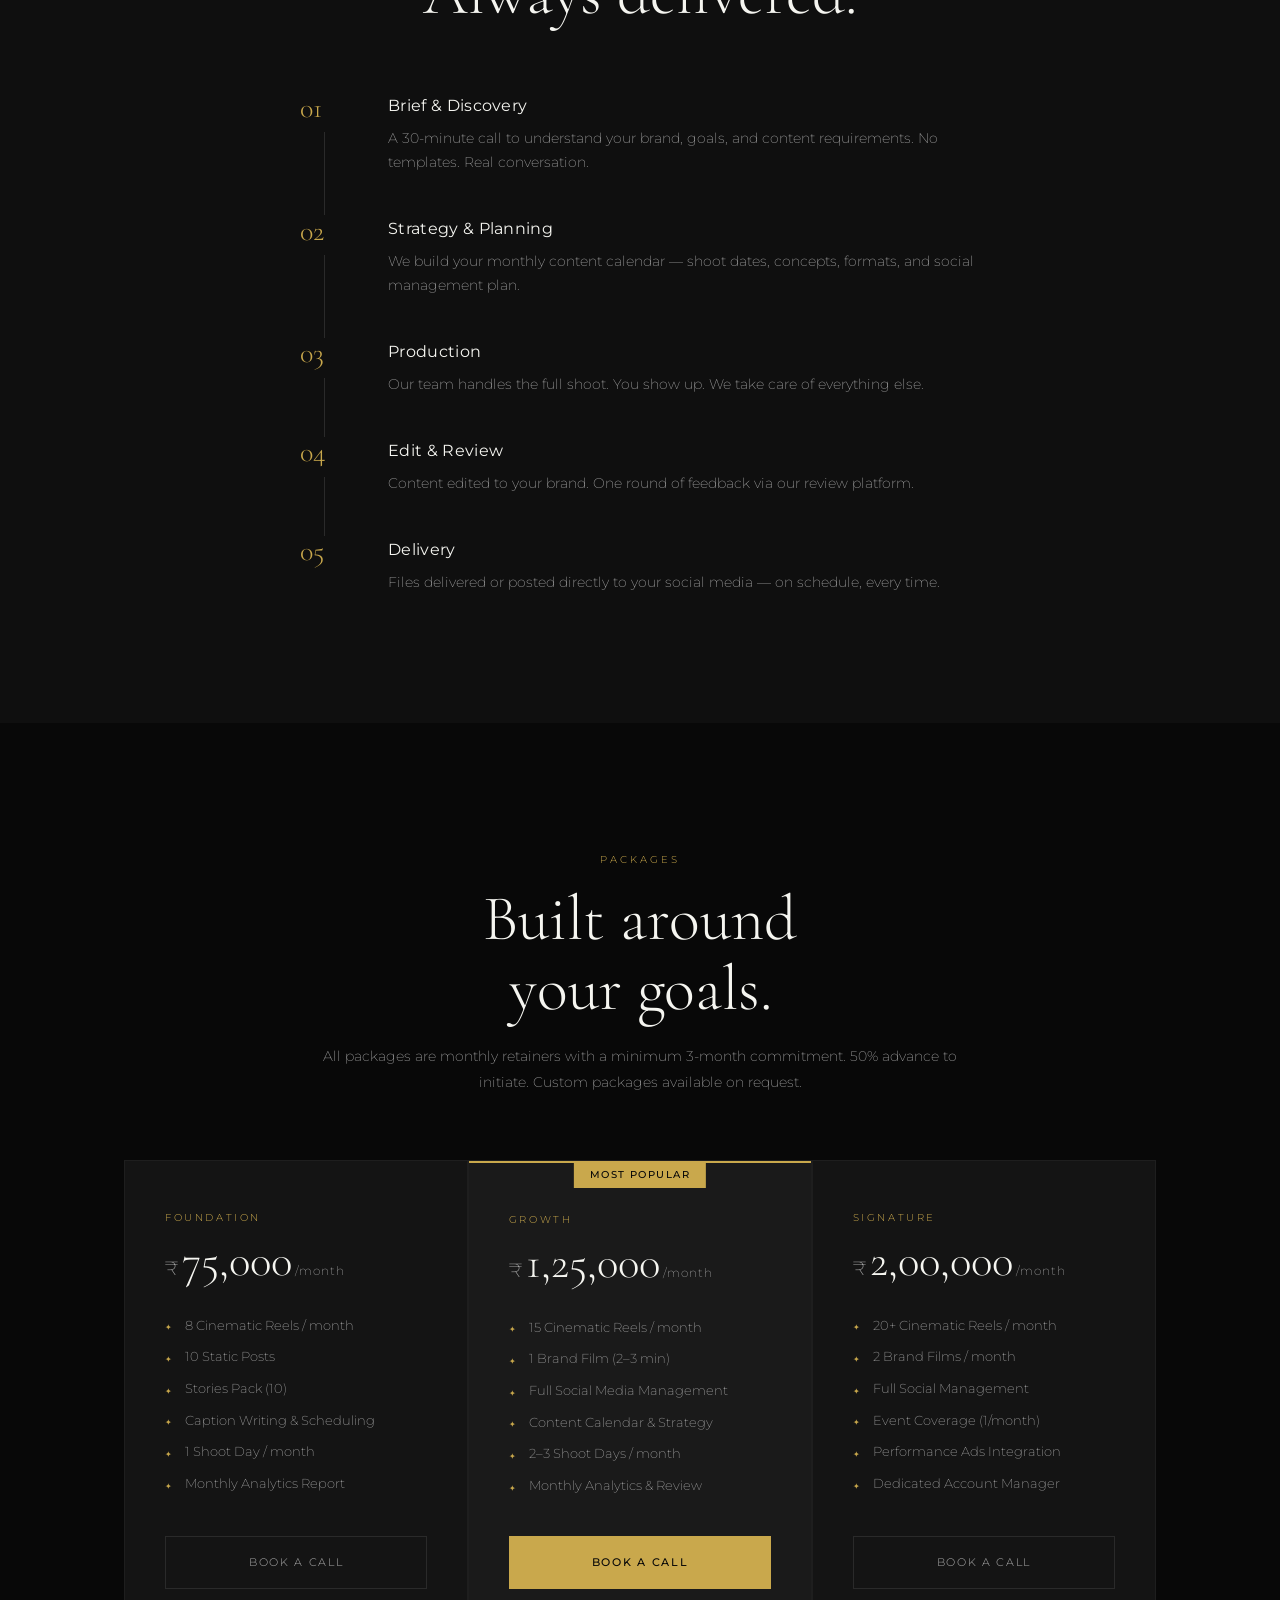
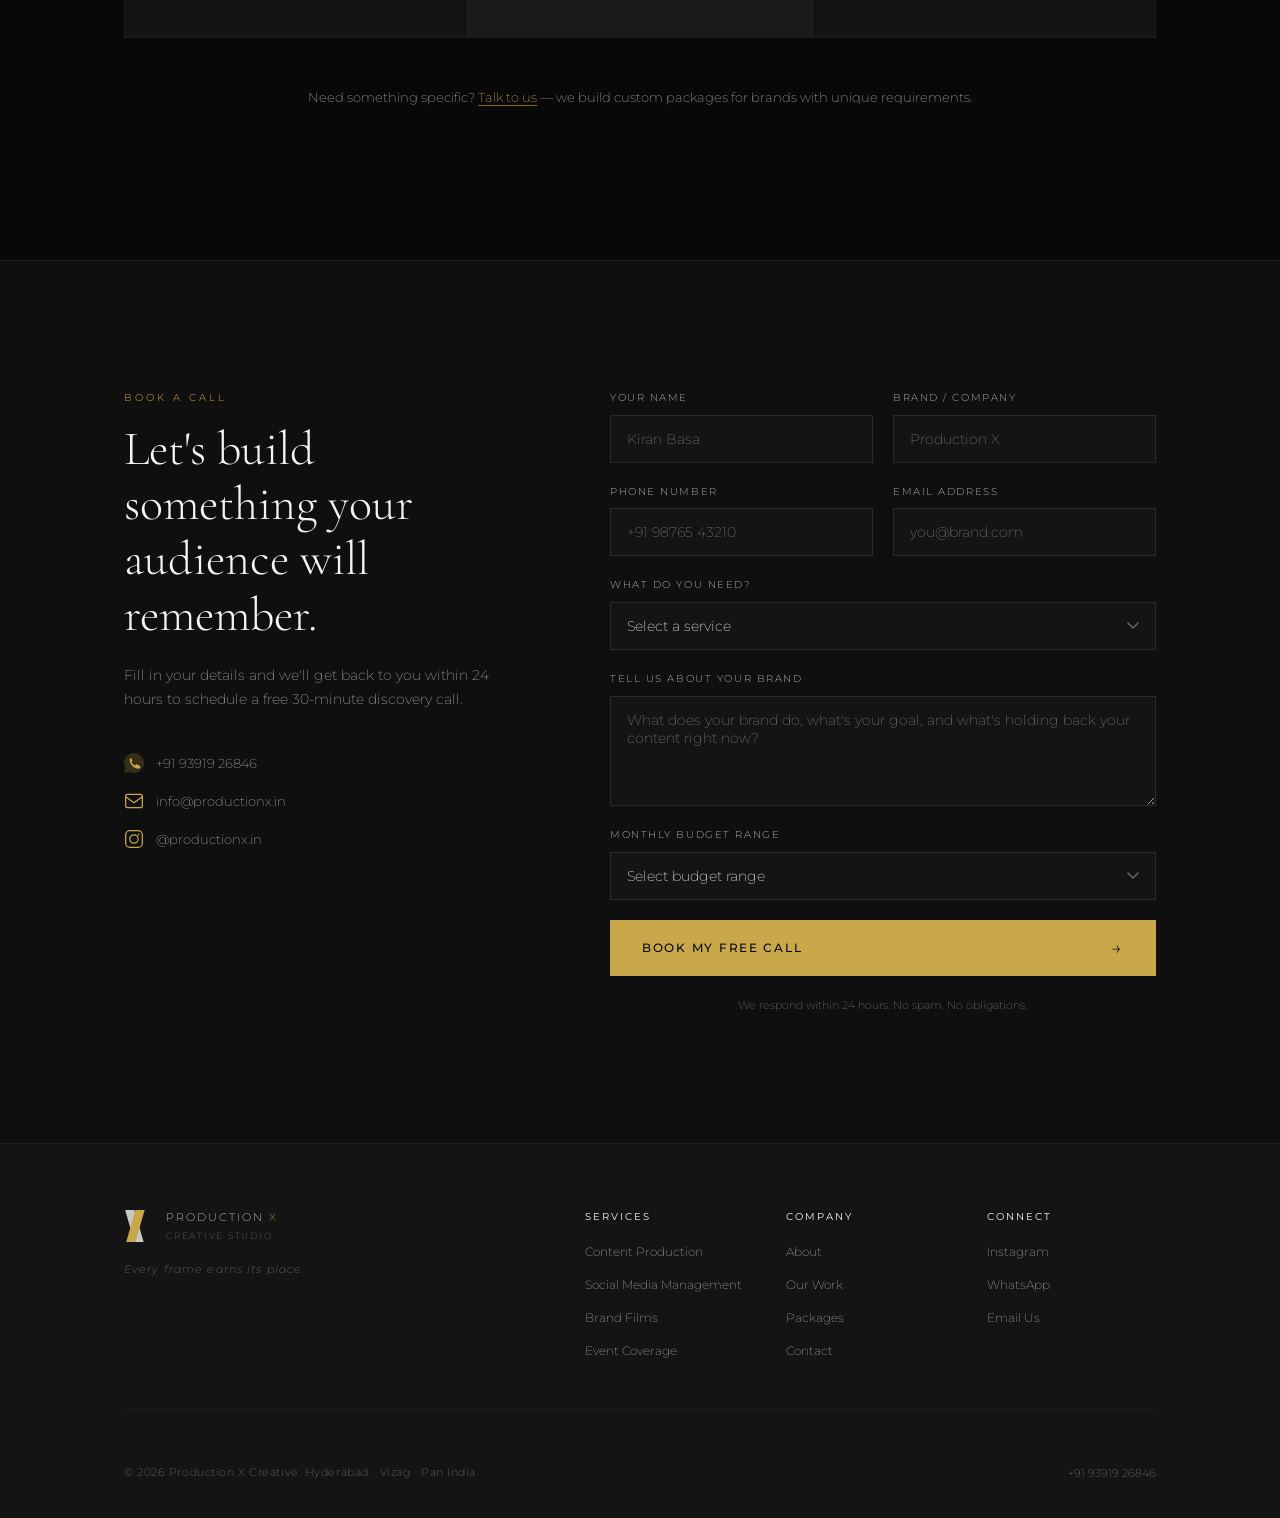
<file: index_backup.html>
<!DOCTYPE html>
<html lang="en">
<head>
  <meta charset="UTF-8" />
  <meta name="viewport" content="width=device-width, initial-scale=1.0" />
  <meta name="description" content="Production X Creative — South India's premium cinematic content studio and social media management agency. Serving automotive, hospitality, fashion and lifestyle brands across Hyderabad and Vizag." />
  <meta name="keywords" content="content production Hyderabad, social media management Hyderabad, cinematic content, brand films, Production X, premium content agency" />
  <meta property="og:title" content="Production X Creative — Every Frame Earns Its Place" />
  <meta property="og:description" content="Cinematic content production and social media management for premium brands across South India." />
  <meta property="og:url" content="https://productionx.in" />
  <meta property="og:type" content="website" />
  <title>Production X Creative — Every Frame Earns Its Place</title>
  <link rel="preconnect" href="https://fonts.googleapis.com" />
  <link rel="preconnect" href="https://fonts.gstatic.com" crossorigin />
  <link href="https://fonts.googleapis.com/css2?family=Cormorant+Garamond:ital,wght@0,300;0,400;0,600;1,300;1,400&family=Montserrat:wght@100;200;300;400;500&display=swap" rel="stylesheet" />
  <link rel="stylesheet" href="style.css" />
</head>
<body>

  <!-- NAV -->
  <nav class="nav" id="nav">
    <a href="#hero" class="nav-logo">
      <svg width="32" height="42" viewBox="0 0 54 70" xmlns="http://www.w3.org/2000/svg">
        <polygon points="2,4 20,4 38,66 20,66" fill="#F5F5F0"/>
        <polygon points="22,4 40,4 22,66 4,66" fill="#C9A84C"/>
      </svg>
      <span class="nav-wordmark">PRODUCTION <em>X</em></span>
    </a>
    <button class="nav-toggle" id="navToggle" aria-label="Toggle menu">
      <span></span><span></span><span></span>
    </button>
    <ul class="nav-links" id="navLinks">
      <li><a href="#services">Services</a></li>
      <li><a href="#work">Work</a></li>
      <li><a href="#about">About</a></li>
      <li><a href="#packages">Packages</a></li>
      <li><a href="#book" class="nav-cta">Book a Call</a></li>
    </ul>
  </nav>

  <!-- HERO -->
  <section class="hero" id="hero">
    <div class="hero-bg">
      <div class="hero-grain"></div>
    </div>
    <div class="hero-content">Production X
      <p class="hero-eyebrow">Cinematic Production Studio</p>
      <h1 class="hero-headline">
        We make brands<br/>
        <em>impossible to<br/>scroll past.</em>
      </h1>
      <p class="hero-sub">Cinematic Content Production &amp; Social Media Management<br/>for premium brands across Hyderabad, Vizag &amp; Pan India.</p>
      <div class="hero-actions">
        <a href="#book" class="btn-primary">Book a Free Call</a>
        <a href="#work" class="btn-ghost">View Our Work</a>
      </div>
    </div>
    <div class="hero-tagline">
      <span>Every frame earns its place.</span>
    </div>
    <div class="hero-scroll">
      <span>Scroll</span>
      <div class="scroll-line"></div>
    </div>
  </section>

  <!-- CREDENTIALS BAR -->
  <section class="creds">
    <p class="creds-label">Trusted by</p>
    <div class="creds-logos">
      <span class="cred-item">Mercedes-Benz</span>
      <span class="cred-dot">·</span>
      <span class="cred-item">1UJ Fashion</span>
      <span class="cred-dot">·</span>
      <span class="cred-item">Ujwala Group</span>
      <span class="cred-dot">·</span>
      <span class="cred-item">1UJ Lifestyle</span>
      <span class="cred-dot">·</span>
      <span class="cred-item">Silver Star Hyderabad</span>
    </div>
  </section>

  <!-- SERVICES -->
  <section class="services" id="services">
    <div class="container">
      <div class="section-header">
        <p class="section-eyebrow">What We Do</p>
        <h2 class="section-title">Two services.<br/>One studio.</h2>
        <p class="section-desc">We are the only studio in Hyderabad that produces cinematic content and manages your entire social media presence — under one roof, for one monthly retainer.</p>
      </div>
      <div class="services-grid">
        <div class="service-card">
          <div class="service-icon">
            <svg width="36" height="36" viewBox="0 0 36 36" fill="none">
              <rect x="1" y="5" width="26" height="18" rx="2" stroke="#C9A84C" stroke-width="1.5"/>
              <path d="M27 12L35 8V24L27 20" stroke="#C9A84C" stroke-width="1.5" stroke-linejoin="round"/>
            </svg>
          </div>
          <h3 class="service-title">Cinematic Content Production</h3>
          <p class="service-desc">We plan, shoot, direct, and edit content that makes your brand stand apart. From delivery reels to full brand films — every frame is intentional.</p>
          <ul class="service-list">
            <li>Brand Films (2–5 min)</li>
            <li>Delivery &amp; Event Reels</li>
            <li>Product &amp; Fashion Shoots</li>
            <li>Podcast Production</li>
            <li>Event Coverage</li>
            <li>YouTube &amp; Shorts Content</li>
          </ul>
        </div>
        <div class="service-card service-card--accent">
          <div class="service-icon">
            <svg width="36" height="36" viewBox="0 0 36 36" fill="none">
              <rect x="3" y="3" width="30" height="22" rx="2" stroke="#C9A84C" stroke-width="1.5"/>
              <line x1="3" y1="30" x2="33" y2="30" stroke="#C9A84C" stroke-width="1.5" stroke-linecap="round"/>
              <line x1="18" y1="25" x2="18" y2="30" stroke="#C9A84C" stroke-width="1.5"/>
              <line x1="11" y1="12" x2="25" y2="12" stroke="#F5F5F0" stroke-width="1" stroke-linecap="round"/>
              <line x1="11" y1="16" x2="21" y2="16" stroke="#F5F5F0" stroke-width="1" stroke-linecap="round"/>
            </svg>
          </div>
          <h3 class="service-title">Social Media Management</h3>
          <p class="service-desc">We own your social media presence end-to-end. Content calendar, captions, scheduling, growth strategy — your brand stays consistent, active, and growing.</p>
          <ul class="service-list">
            <li>Monthly Content Calendar</li>
            <li>Caption Writing &amp; Scheduling</li>
            <li>Instagram &amp; YouTube Growth</li>
            <li>Performance Analytics</li>
            <li>Competitor Analysis</li>
            <li>Paid Ads Integration</li>
          </ul>
        </div>
      </div>
      <div class="services-note">
        <svg width="20" height="20" viewBox="0 0 54 70" xmlns="http://www.w3.org/2000/svg">
          <polygon points="2,4 20,4 38,66 20,66" fill="#F5F5F0" opacity="0.6"/>
          <polygon points="22,4 40,4 22,66 4,66" fill="#C9A84C" opacity="0.6"/>
        </svg>
        <p>Great content without strategy is wasted. Strategy without great content is invisible. We deliver both.</p>
      </div>
    </div>
  </section>

  <!-- VERTICALS -->
  <section class="verticals" id="work">
    <div class="container">
      <div class="section-header">
        <p class="section-eyebrow">Our Work</p>
        <h2 class="section-title">Premium brands.<br/>Every vertical.</h2>
      </div>
      <div class="verticals-grid">
        <div class="vertical-card" data-vertical="automotive">
          <div class="vertical-bg automotive-bg"></div>
          <div class="vertical-content">
            <span class="vertical-num">01</span>
            <h3 class="vertical-title">Automotive</h3>
            <p class="vertical-desc">Delivery reels, showroom content, launch films. We led content for India's first Mercedes-Maybach showroom in Hyderabad.</p>
            <span class="vertical-tag">Mercedes-Benz · BMW · Premium Auto</span>
          </div>
        </div>
        <div class="vertical-card" data-vertical="hospitality">
          <div class="vertical-bg hospitality-bg"></div>
          <div class="vertical-content">
            <span class="vertical-num">02</span>
            <h3 class="vertical-title">Hospitality &amp; F&amp;B</h3>
            <p class="vertical-desc">Cinematic content for hotels, cafes, restaurants, and bars. Ambiance, food styling, events, and social reels.</p>
            <span class="vertical-tag">Hotels · Restaurants · Cafes · Bars</span>
          </div>
        </div>
        <div class="vertical-card" data-vertical="fashion">
          <div class="vertical-bg fashion-bg"></div>
          <div class="vertical-content">
            <span class="vertical-num">03</span>
            <h3 class="vertical-title">Fashion &amp; Lifestyle</h3>
            <p class="vertical-desc">Editorial content for premium fashion and lifestyle brands. As head of creative at Ujwala Group, we built the visual language for 1UJ.</p>
            <span class="vertical-tag">1UJ Fashion · 1UJ Lifestyle · Premium Retail</span>
          </div>
        </div>
        <div class="vertical-card" data-vertical="corporate">
          <div class="vertical-bg corporate-bg"></div>
          <div class="vertical-content">
            <span class="vertical-num">04</span>
            <h3 class="vertical-title">Corporate &amp; Events</h3>
            <p class="vertical-desc">Brand launches, corporate films, event coverage, and product reveals. Professional, cinematic, delivered on schedule.</p>
            <span class="vertical-tag">Brand Launches · Events · Corporate Films</span>
          </div>
        </div>
      </div>
    </div>
  </section>

  <!-- STATS -->
  <section class="stats">
    <div class="container">
      <div class="stats-grid">
        <div class="stat-item">
          <span class="stat-num">50<em>+</em></span>
          <span class="stat-label">Brand Films Produced</span>
        </div>
        <div class="stat-item">
          <span class="stat-num">300<em>+</em></span>
          <span class="stat-label">Reels Edited</span>
        </div>
        <div class="stat-item">
          <span class="stat-num">8<em>+</em></span>
          <span class="stat-label">Premium Brands</span>
        </div>
        <div class="stat-item">
          <span class="stat-num">3<em>+</em></span>
          <span class="stat-label">Years of Experience</span>
        </div>
      </div>
    </div>
  </section>

  <!-- ABOUT -->
  <section class="about" id="about">
    <div class="container">
      <div class="about-grid">
        <div class="about-mark">
          <svg width="160" height="210" viewBox="0 0 54 70" xmlns="http://www.w3.org/2000/svg">
            <polygon points="2,4 20,4 38,66 20,66" fill="#F5F5F0" opacity="0.15"/>
            <polygon points="22,4 40,4 22,66 4,66" fill="#C9A84C" opacity="0.25"/>
          </svg>
        </div>
        <div class="about-content">
          <p class="section-eyebrow">About</p>
          <h2 class="section-title">We were on your<br/>side of the table.</h2>
          <p class="about-body">Kiran Basa spent 3 years as a brand-side creative before starting Production X. As Content Producer at Mercedes-Benz across AP &amp; Telangana — and Head of Creative &amp; Marketing at Ujwala Group — he knows exactly what premium brand managers need, what frustrates them about agencies, and what makes content actually perform.</p>
          <p class="about-body">That perspective is what Production X is built on. We don't just shoot and deliver. We think like the brand, plan like the strategist, and execute like the studio.</p>
          <div class="about-credentials">
            <div class="credential">
              <span class="credential-role">Content Producer</span>
              <span class="credential-brand">Mercedes-Benz · AP &amp; Telangana</span>
            </div>
            <div class="credential">
              <span class="credential-role">Head of Creative &amp; Marketing</span>
              <span class="credential-brand">Ujwala Group · 1UJ Fashion &amp; Lifestyle</span>
            </div>
            <div class="credential">
              <span class="credential-role">International Production Partner</span>
              <span class="credential-brand">Working with media agencies in the UK</span>
            </div>
          </div>
        </div>
      </div>
    </div>
  </section>

  <!-- PROCESS -->
  <section class="process">
    <div class="container">
      <div class="section-header">
        <p class="section-eyebrow">How We Work</p>
        <h2 class="section-title">Simple. Transparent.<br/>Always delivered.</h2>
      </div>
      <div class="process-steps">
        <div class="process-step">
          <div class="step-line"></div>
          <div class="step-num">01</div>
          <div class="step-content">
            <h3 class="step-title">Brief &amp; Discovery</h3>
            <p class="step-desc">A 30-minute call to understand your brand, goals, and content requirements. No templates. Real conversation.</p>
          </div>
        </div>
        <div class="process-step">
          <div class="step-line"></div>
          <div class="step-num">02</div>
          <div class="step-content">
            <h3 class="step-title">Strategy &amp; Planning</h3>
            <p class="step-desc">We build your monthly content calendar — shoot dates, concepts, formats, and social management plan.</p>
          </div>
        </div>
        <div class="process-step">
          <div class="step-line"></div>
          <div class="step-num">03</div>
          <div class="step-content">
            <h3 class="step-title">Production</h3>
            <p class="step-desc">Our team handles the full shoot. You show up. We take care of everything else.</p>
          </div>
        </div>
        <div class="process-step">
          <div class="step-line"></div>
          <div class="step-num">04</div>
          <div class="step-content">
            <h3 class="step-title">Edit &amp; Review</h3>
            <p class="step-desc">Content edited to your brand. One round of feedback via our review platform.</p>
          </div>
        </div>
        <div class="process-step">
          <div class="step-num">05</div>
          <div class="step-content">
            <h3 class="step-title">Delivery</h3>
            <p class="step-desc">Files delivered or posted directly to your social media — on schedule, every time.</p>
          </div>
        </div>
      </div>
    </div>
  </section>

  <!-- PACKAGES -->
  <section class="packages" id="packages">
    <div class="container">
      <div class="section-header">
        <p class="section-eyebrow">Packages</p>
        <h2 class="section-title">Built around<br/>your goals.</h2>
        <p class="section-desc">All packages are monthly retainers with a minimum 3-month commitment. 50% advance to initiate. Custom packages available on request.</p>
      </div>
      <div class="packages-grid">
        <div class="package-card">
          <div class="package-header">
            <span class="package-name">Foundation</span>
            <div class="package-price">
              <span class="price-currency">₹</span>
              <span class="price-amount">75,000</span>
              <span class="price-period">/month</span>
            </div>
          </div>
          <ul class="package-features">
            <li>8 Cinematic Reels / month</li>
            <li>10 Static Posts</li>
            <li>Stories Pack (10)</li>
            <li>Caption Writing &amp; Scheduling</li>
            <li>1 Shoot Day / month</li>
            <li>Monthly Analytics Report</li>
          </ul>
          <a href="#book" class="btn-package">Book a Call</a>
        </div>
        <div class="package-card package-card--featured">
          <div class="package-badge">Most Popular</div>
          <div class="package-header">
            <span class="package-name">Growth</span>
            <div class="package-price">
              <span class="price-currency">₹</span>
              <span class="price-amount">1,25,000</span>
              <span class="price-period">/month</span>
            </div>
          </div>
          <ul class="package-features">
            <li>15 Cinematic Reels / month</li>
            <li>1 Brand Film (2–3 min)</li>
            <li>Full Social Media Management</li>
            <li>Content Calendar &amp; Strategy</li>
            <li>2–3 Shoot Days / month</li>
            <li>Monthly Analytics &amp; Review</li>
          </ul>
          <a href="#book" class="btn-package btn-package--featured">Book a Call</a>
        </div>
        <div class="package-card">
          <div class="package-header">
            <span class="package-name">Signature</span>
            <div class="package-price">
              <span class="price-currency">₹</span>
              <span class="price-amount">2,00,000</span>
              <span class="price-period">/month</span>
            </div>
          </div>
          <ul class="package-features">
            <li>20+ Cinematic Reels / month</li>
            <li>2 Brand Films / month</li>
            <li>Full Social Management</li>
            <li>Event Coverage (1/month)</li>
            <li>Performance Ads Integration</li>
            <li>Dedicated Account Manager</li>
          </ul>
          <a href="#book" class="btn-package">Book a Call</a>
        </div>
      </div>
      <div class="packages-custom">
        <p>Need something specific? <a href="#book">Talk to us</a> — we build custom packages for brands with unique requirements.</p>
      </div>
    </div>
  </section>

  <!-- BOOKING -->
  <section class="booking" id="book">
    <div class="container">
      <div class="booking-grid">
        <div class="booking-left">
          <p class="section-eyebrow">Book a Call</p>
          <h2 class="booking-title">Let's build something your audience will remember.</h2>
          <p class="booking-desc">Fill in your details and we'll get back to you within 24 hours to schedule a free 30-minute discovery call.</p>
          <div class="booking-contact">
            <a href="https://wa.me/919391926846" class="contact-link" target="_blank" rel="noopener">
              <svg width="20" height="20" viewBox="0 0 24 24" fill="none"><path d="M20.52 3.48A11.93 11.93 0 0 0 12 0C5.37 0 0 5.37 0 12a11.9 11.9 0 0 0 1.6 6L0 24l6.3-1.65A11.93 11.93 0 0 0 12 24c6.63 0 12-5.37 12-12a11.93 11.93 0 0 0-3.48-8.52z" fill="#C9A84C" opacity="0.2"/><path d="M17.47 14.38c-.3-.15-1.75-.86-2.02-.96-.27-.1-.47-.15-.67.15-.2.3-.77.96-.95 1.16-.17.2-.35.22-.65.07a8.22 8.22 0 0 1-2.4-1.48 9.09 9.09 0 0 1-1.66-2.07c-.17-.3-.02-.46.13-.6.13-.13.3-.35.45-.52.15-.17.2-.3.3-.5.1-.2.05-.37-.02-.52-.08-.15-.67-1.62-.92-2.22-.24-.58-.49-.5-.67-.51h-.57c-.2 0-.52.07-.79.37S7 8.42 7 9.97c0 1.55 1.13 3.05 1.28 3.26.15.2 2.22 3.4 5.38 4.76.75.33 1.34.52 1.8.66.75.24 1.44.21 1.98.13.6-.09 1.75-.72 2-1.41.25-.7.25-1.29.17-1.41-.07-.12-.27-.2-.57-.35z" fill="#C9A84C"/></svg>
              +91 93919 26846
            </a>
            <a href="mailto:info@productionx.in" class="contact-link">
              <svg width="20" height="20" viewBox="0 0 24 24" fill="none"><rect x="2" y="4" width="20" height="16" rx="2" stroke="#C9A84C" stroke-width="1.5"/><path d="M2 7l10 7 10-7" stroke="#C9A84C" stroke-width="1.5" stroke-linecap="round"/></svg>
              info@productionx.in
            </a>
            <a href="https://instagram.com/productionx.in" class="contact-link" target="_blank" rel="noopener">
              <svg width="20" height="20" viewBox="0 0 24 24" fill="none"><rect x="2" y="2" width="20" height="20" rx="5" stroke="#C9A84C" stroke-width="1.5"/><circle cx="12" cy="12" r="5" stroke="#C9A84C" stroke-width="1.5"/><circle cx="17.5" cy="6.5" r="1" fill="#C9A84C"/></svg>
              @productionx.in
            </a>
          </div>
        </div>
        <div class="booking-right">
          <form class="booking-form" id="bookingForm">
            <div class="form-row">
              <div class="form-group">
                <label for="name">Your Name</label>
                <input type="text" id="name" name="name" placeholder="Kiran Basa" required />
              </div>
              <div class="form-group">
                <label for="brand">Brand / Company</label>
                <input type="text" id="brand" name="brand" placeholder="Production X" required />
              </div>
            </div>
            <div class="form-row">
              <div class="form-group">
                <label for="phone">Phone Number</label>
                <input type="tel" id="phone" name="phone" placeholder="+91 98765 43210" required />
              </div>
              <div class="form-group">
                <label for="email">Email Address</label>
                <input type="email" id="email" name="email" placeholder="you@brand.com" required />
              </div>
            </div>
            <div class="form-group">
              <label for="service">What do you need?</label>
              <select id="service" name="service" required>
                <option value="" disabled selected>Select a service</option>
                <option value="content-production">Cinematic Content Production</option>
                <option value="social-management">Social Media Management</option>
                <option value="both">Both — Production &amp; Management</option>
                <option value="brand-film">Brand Film (One-off)</option>
                <option value="event-coverage">Event Coverage</option>
                <option value="custom">Custom Package</option>
              </select>
            </div>
            <div class="form-group">
              <label for="message">Tell us about your brand</label>
              <textarea id="message" name="message" rows="4" placeholder="What does your brand do, what's your goal, and what's holding back your content right now?"></textarea>
            </div>
            <div class="form-group">
              <label for="budget">Monthly budget range</label>
              <select id="budget" name="budget">
                <option value="" disabled selected>Select budget range</option>
                <option value="75k">₹75,000 – ₹1,00,000</option>
                <option value="1l">₹1,00,000 – ₹1,50,000</option>
                <option value="2l">₹1,50,000 – ₹2,00,000</option>
                <option value="2l+">₹2,00,000+</option>
                <option value="project">One-off Project</option>
              </select>
            </div>
            <button type="submit" class="btn-submit" id="submitBtn">
              <span class="btn-text">Book My Free Call</span>
              <span class="btn-icon">→</span>
            </button>
            <p class="form-note">We respond within 24 hours. No spam. No obligations.</p>
          </form>
          <div class="form-success" id="formSuccess">
            <div class="success-mark">
              <svg width="28" height="28" viewBox="0 0 54 70" xmlns="http://www.w3.org/2000/svg">
                <polygon points="2,4 20,4 38,66 20,66" fill="#F5F5F0"/>
                <polygon points="22,4 40,4 22,66 4,66" fill="#C9A84C"/>
              </svg>
            </div>
            <h3>We've received your request.</h3>
            <p>Kiran will reach out within 24 hours to schedule your free discovery call.</p>
            <a href="https://wa.me/919391926846" target="_blank" rel="noopener" class="btn-primary" style="margin-top:1.5rem;display:inline-block;">Chat on WhatsApp now</a>
          </div>
        </div>
      </div>
    </div>
  </section>

  <!-- FOOTER -->
  <footer class="footer">
    <div class="container">
      <div class="footer-top">
        <div class="footer-brand">
          <a href="#hero" class="footer-logo">
            <svg width="28" height="36" viewBox="0 0 54 70" xmlns="http://www.w3.org/2000/svg">
              <polygon points="2,4 20,4 38,66 20,66" fill="#F5F5F0" opacity="0.8"/>
              <polygon points="22,4 40,4 22,66 4,66" fill="#C9A84C"/>
            </svg>
            <div>
              <span class="footer-wordmark">PRODUCTION <em>X</em></span>
              <span class="footer-sub">CREATIVE STUDIO</span>
            </div>
          </a>
          <p class="footer-tagline">Every frame earns its place.</p>
        </div>
        <div class="footer-links">
          <div class="footer-col">
            <h4>Services</h4>
            <a href="#services">Content Production</a>
            <a href="#services">Social Media Management</a>
            <a href="#services">Brand Films</a>
            <a href="#services">Event Coverage</a>
          </div>
          <div class="footer-col">
            <h4>Company</h4>
            <a href="#about">About</a>
            <a href="#work">Our Work</a>
            <a href="#packages">Packages</a>
            <a href="#book">Contact</a>
          </div>
          <div class="footer-col">
            <h4>Connect</h4>
            <a href="https://instagram.com/productionx.in" target="_blank" rel="noopener">Instagram</a>
            <a href="https://wa.me/919391926846" target="_blank" rel="noopener">WhatsApp</a>
            <a href="mailto:info@productionx.in">Email Us</a>
          </div>
        </div>
      </div>
      <div class="footer-bottom">
        <p class="footer-copy">© 2026 Production X Creative. Hyderabad · Vizag · Pan India.</p>
        <p class="footer-phone"><a href="tel:+919391926846">+91 93919 26846</a></p>
      </div>
    </div>
  </footer>

  <script src="script.js"></script>
</body>
</html>
</file>
<file: style.css>
/* ============================================
   PRODUCTION X — style.css
   productionx.in
   ============================================ */

/* TOKENS */
:root {
  --black:    #080808;
  --surface:  #0F0F0F;
  --surface2: #141414;
  --surface3: #1A1A1A;
  --gold:     #C9A84C;
  --gold-dim: #8B6914;
  --gold-pale:#E8D08A;
  --white:    #F5F5F0;
  --muted:    #AAAAAA;
  --muted2:   #777777;
  --border:   #1E1E1E;
  --border2:  #2A2A2A;

  --font-display: 'Cormorant Garamond', Georgia, serif;
  --font-body:    'Montserrat', -apple-system, sans-serif;

  --max-w: 1160px;
  --pad-x: clamp(1.25rem, 5vw, 4rem);
  --section-py: clamp(5rem, 10vw, 9rem);

  --ease: cubic-bezier(0.25, 0.46, 0.45, 0.94);
  --ease-out: cubic-bezier(0.0, 0.0, 0.2, 1);
}

/* RESET */
*, *::before, *::after { box-sizing: border-box; margin: 0; padding: 0; }
html { scroll-behavior: smooth; -webkit-text-size-adjust: 100%; }
body {
  background: var(--black);
  color: var(--white);
  font-family: var(--font-body);
  font-weight: 300;
  font-size: 16px;
  line-height: 1.7;
  overflow-x: hidden;
}
img, svg { display: block; max-width: 100%; }
a { color: inherit; text-decoration: none; }
ul { list-style: none; }
input, select, textarea, button { font-family: inherit; }
::selection { background: var(--gold); color: var(--black); }

/* SCROLLBAR */
::-webkit-scrollbar { width: 4px; }
::-webkit-scrollbar-track { background: var(--black); }
::-webkit-scrollbar-thumb { background: var(--gold-dim); border-radius: 2px; }

/* CONTAINER */
.container {
  width: 100%;
  max-width: var(--max-w);
  margin: 0 auto;
  padding: 0 var(--pad-x);
}

/* ── NAV ─────────────────────────────────── */
.nav {
  position: fixed;
  top: 0; left: 0; right: 0;
  z-index: 100;
  display: flex;
  align-items: center;
  justify-content: space-between;
  padding: 1.25rem var(--pad-x);
  transition: background 0.4s var(--ease), border-color 0.4s;
  border-bottom: 1px solid transparent;
}
.nav.scrolled {
  background: rgba(8,8,8,0.95);
  backdrop-filter: blur(12px);
  -webkit-backdrop-filter: blur(12px);
  border-color: var(--border);
}
.nav-logo {
  display: flex;
  align-items: center;
  gap: 0.75rem;
}
.nav-wordmark {
  font-family: var(--font-body);
  font-size: 0.75rem;
  font-weight: 200;
  letter-spacing: 0.2em;
  color: var(--white);
  text-transform: uppercase;
}
.nav-wordmark em {
  font-style: normal;
  color: var(--gold);
  font-weight: 400;
}
.nav-links {
  display: flex;
  align-items: center;
  gap: 2.5rem;
}
.nav-links a {
  font-size: 0.7rem;
  font-weight: 300;
  letter-spacing: 0.15em;
  text-transform: uppercase;
  color: var(--muted);
  transition: color 0.2s;
}
.nav-links a:hover { color: var(--white); }
.nav-cta {
  background: var(--gold) !important;
  color: var(--black) !important;
  padding: 0.6rem 1.5rem !important;
  font-weight: 500 !important;
  transition: background 0.2s, color 0.2s !important;
}
.nav-cta:hover { background: var(--gold-pale) !important; }
.nav-toggle {
  display: none;
  flex-direction: column;
  gap: 5px;
  background: none;
  border: none;
  cursor: pointer;
  padding: 4px;
}
.nav-toggle span {
  display: block;
  width: 24px;
  height: 1px;
  background: var(--white);
  transition: transform 0.3s, opacity 0.3s;
}

/* ── HERO ─────────────────────────────────── */
.hero {
  position: relative;
  min-height: 100svh;
  display: flex;
  flex-direction: column;
  justify-content: center;
  padding: 8rem var(--pad-x) 5rem;
  overflow: hidden;
}
.hero-bg {
  position: absolute;
  inset: 0;
  background:
    radial-gradient(ellipse 60% 50% at 80% 50%, rgba(201,168,76,0.06) 0%, transparent 70%),
    radial-gradient(ellipse 40% 60% at 10% 80%, rgba(201,168,76,0.04) 0%, transparent 60%);
}
.hero-grain {
  position: absolute;
  inset: 0;
  opacity: 0.03;
  background-image: url("data:image/svg+xml,%3Csvg viewBox='0 0 200 200' xmlns='http://www.w3.org/2000/svg'%3E%3Cfilter id='n'%3E%3CfeTurbulence type='fractalNoise' baseFrequency='0.9' numOctaves='4' stitchTiles='stitch'/%3E%3C/filter%3E%3Crect width='100%25' height='100%25' filter='url(%23n)'/%3E%3C/svg%3E");
  background-size: 200px 200px;
  pointer-events: none;
}
.hero-content {
  position: relative;
  max-width: 900px;
}
.hero-eyebrow {
  font-size: 0.65rem;
  font-weight: 300;
  letter-spacing: 0.25em;
  text-transform: uppercase;
  color: var(--gold);
  margin-bottom: 1.5rem;
}
.hero-headline {
  font-family: var(--font-display);
  font-size: clamp(3.5rem, 8vw, 7rem);
  font-weight: 300;
  line-height: 1.05;
  letter-spacing: -0.01em;
  color: var(--white);
  margin-bottom: 2rem;
}
.hero-headline em {
  font-style: italic;
  color: var(--gold);
}
.hero-sub {
  font-size: clamp(0.85rem, 1.5vw, 1rem);
  font-weight: 200;
  letter-spacing: 0.05em;
  color: var(--muted);
  line-height: 1.8;
  margin-bottom: 3rem;
  max-width: 520px;
}
.hero-actions {
  display: flex;
  gap: 1.25rem;
  flex-wrap: wrap;
}
.btn-primary {
  display: inline-flex;
  align-items: center;
  gap: 0.5rem;
  background: var(--gold);
  color: var(--black);
  font-size: 0.72rem;
  font-weight: 500;
  letter-spacing: 0.15em;
  text-transform: uppercase;
  padding: 1rem 2.5rem;
  transition: background 0.2s, transform 0.2s;
}
.btn-primary:hover {
  background: var(--gold-pale);
  transform: translateY(-1px);
}
.btn-ghost {
  display: inline-flex;
  align-items: center;
  gap: 0.5rem;
  background: transparent;
  color: var(--white);
  font-size: 0.72rem;
  font-weight: 300;
  letter-spacing: 0.15em;
  text-transform: uppercase;
  padding: 1rem 2rem;
  border: 1px solid var(--border2);
  transition: border-color 0.2s, color 0.2s;
}
.btn-ghost:hover { border-color: var(--gold); color: var(--gold); }
.hero-tagline {
  position: absolute;
  bottom: 3rem;
  left: var(--pad-x);
  font-size: 0.6rem;
  font-weight: 200;
  letter-spacing: 0.3em;
  text-transform: uppercase;
  color: var(--muted2);
}
.hero-scroll {
  position: absolute;
  bottom: 3rem;
  right: var(--pad-x);
  display: flex;
  flex-direction: column;
  align-items: center;
  gap: 0.5rem;
}
.hero-scroll span {
  font-size: 0.6rem;
  letter-spacing: 0.2em;
  text-transform: uppercase;
  color: var(--muted2);
  writing-mode: vertical-rl;
}
.scroll-line {
  width: 1px;
  height: 60px;
  background: linear-gradient(to bottom, var(--gold-dim), transparent);
  animation: scrollPulse 2s ease-in-out infinite;
}
@keyframes scrollPulse {
  0%,100% { opacity: 0.4; transform: scaleY(1); }
  50% { opacity: 1; transform: scaleY(1.1); }
}

/* ── CREDENTIALS ─────────────────────────── */
.creds {
  border-top: 1px solid var(--border);
  border-bottom: 1px solid var(--border);
  padding: 1.5rem var(--pad-x);
  display: flex;
  align-items: center;
  gap: 2.5rem;
  overflow-x: auto;
  scrollbar-width: none;
}
.creds::-webkit-scrollbar { display: none; }
.creds-label {
  font-size: 0.6rem;
  letter-spacing: 0.2em;
  text-transform: uppercase;
  color: var(--muted2);
  white-space: nowrap;
  flex-shrink: 0;
}
.creds-logos {
  display: flex;
  align-items: center;
  gap: 1.5rem;
  flex-wrap: wrap;
}
.cred-item {
  font-size: 0.7rem;
  font-weight: 300;
  letter-spacing: 0.12em;
  color: var(--muted);
  white-space: nowrap;
  text-transform: uppercase;
}
.cred-dot {
  color: var(--gold);
  font-size: 0.8rem;
}

/* ── SECTION COMMON ─────────────────────── */
.section-header {
  text-align: center;
  max-width: 680px;
  margin: 0 auto 4rem;
}
.section-eyebrow {
  font-size: 0.62rem;
  font-weight: 300;
  letter-spacing: 0.3em;
  text-transform: uppercase;
  color: var(--gold);
  margin-bottom: 1rem;
}
.section-title {
  font-family: var(--font-display);
  font-size: clamp(2.4rem, 5vw, 4rem);
  font-weight: 300;
  line-height: 1.1;
  color: var(--white);
  margin-bottom: 1.25rem;
}
.section-desc {
  font-size: 0.9rem;
  font-weight: 200;
  color: var(--muted);
  line-height: 1.8;
}

/* ── SERVICES ────────────────────────────── */
.services {
  padding: var(--section-py) 0;
  background: var(--surface);
}
.services-grid {
  display: grid;
  grid-template-columns: 1fr 1fr;
  gap: 1.5px;
  background: var(--border);
  border: 1px solid var(--border);
}
.service-card {
  background: var(--surface2);
  padding: 3.5rem 3rem;
  transition: background 0.3s;
}
.service-card:hover { background: var(--surface3); }
.service-card--accent { background: var(--surface3); }
.service-icon {
  margin-bottom: 2rem;
}
.service-title {
  font-family: var(--font-display);
  font-size: clamp(1.5rem, 3vw, 2.2rem);
  font-weight: 300;
  color: var(--white);
  margin-bottom: 1rem;
  line-height: 1.2;
}
.service-desc {
  font-size: 0.88rem;
  font-weight: 200;
  color: var(--muted);
  line-height: 1.8;
  margin-bottom: 2rem;
}
.service-list {
  display: flex;
  flex-direction: column;
  gap: 0.6rem;
}
.service-list li {
  font-size: 0.78rem;
  font-weight: 300;
  letter-spacing: 0.05em;
  color: var(--muted);
  padding-left: 1.25rem;
  position: relative;
}
.service-list li::before {
  content: '—';
  position: absolute;
  left: 0;
  color: var(--gold);
  font-size: 0.65rem;
}
.services-note {
  display: flex;
  align-items: center;
  gap: 1rem;
  margin-top: 2rem;
  padding: 1.5rem 2rem;
  border: 1px solid var(--border);
  background: var(--surface2);
}
.services-note p {
  font-size: 0.82rem;
  font-weight: 200;
  color: var(--muted);
  font-style: italic;
  letter-spacing: 0.03em;
}

/* ── VERTICALS ───────────────────────────── */
.verticals {
  padding: var(--section-py) 0;
}
.verticals-grid {
  display: grid;
  grid-template-columns: 1fr 1fr;
  gap: 1.5px;
  background: var(--border);
  border: 1px solid var(--border);
}
.vertical-card {
  position: relative;
  overflow: hidden;
  min-height: 340px;
  cursor: default;
}
.vertical-bg {
  position: absolute;
  inset: 0;
  transition: transform 0.6s var(--ease), opacity 0.4s;
  background-size: cover;
  background-position: center;
}
.automotive-bg {
  background: linear-gradient(135deg, #0a0a08 0%, #111009 50%, #0d0c08 100%);
}
.automotive-bg::after {
  content: '';
  position: absolute;
  inset: 0;
  background: radial-gradient(ellipse at 70% 50%, rgba(201,168,76,0.08) 0%, transparent 70%);
}
.hospitality-bg {
  background: linear-gradient(135deg, #080a08 0%, #0a0f0a 50%, #080808 100%);
}
.hospitality-bg::after {
  content: '';
  position: absolute;
  inset: 0;
  background: radial-gradient(ellipse at 30% 60%, rgba(201,168,76,0.06) 0%, transparent 70%);
}
.fashion-bg {
  background: linear-gradient(135deg, #0a080a 0%, #0d080d 50%, #090808 100%);
}
.fashion-bg::after {
  content: '';
  position: absolute;
  inset: 0;
  background: radial-gradient(ellipse at 60% 40%, rgba(201,168,76,0.07) 0%, transparent 70%);
}
.corporate-bg {
  background: linear-gradient(135deg, #080808 0%, #0a0a0a 50%, #080908 100%);
}
.corporate-bg::after {
  content: '';
  position: absolute;
  inset: 0;
  background: radial-gradient(ellipse at 40% 70%, rgba(201,168,76,0.05) 0%, transparent 70%);
}
.vertical-card:hover .vertical-bg {
  transform: scale(1.03);
  opacity: 0.7;
}
.vertical-content {
  position: relative;
  z-index: 2;
  padding: 3rem;
  height: 100%;
  display: flex;
  flex-direction: column;
  justify-content: flex-end;
  border: 1px solid transparent;
  transition: border-color 0.3s;
}
.vertical-card:hover .vertical-content { border-color: var(--border2); }
.vertical-num {
  position: absolute;
  top: 2.5rem;
  right: 2.5rem;
  font-size: 0.6rem;
  font-weight: 200;
  letter-spacing: 0.2em;
  color: var(--muted2);
}
.vertical-title {
  font-family: var(--font-display);
  font-size: clamp(1.6rem, 3vw, 2.4rem);
  font-weight: 300;
  color: var(--white);
  margin-bottom: 0.75rem;
  line-height: 1.15;
}
.vertical-desc {
  font-size: 0.82rem;
  font-weight: 200;
  color: var(--muted);
  line-height: 1.7;
  margin-bottom: 1.25rem;
  max-width: 360px;
}
.vertical-tag {
  font-size: 0.62rem;
  font-weight: 300;
  letter-spacing: 0.12em;
  text-transform: uppercase;
  color: var(--gold);
  opacity: 0.8;
}

/* ── STATS ───────────────────────────────── */
.stats {
  background: var(--surface);
  border-top: 1px solid var(--border);
  border-bottom: 1px solid var(--border);
  padding: 4rem var(--pad-x);
}
.stats-grid {
  max-width: var(--max-w);
  margin: 0 auto;
  display: grid;
  grid-template-columns: repeat(4, 1fr);
  gap: 0;
}
.stat-item {
  display: flex;
  flex-direction: column;
  align-items: center;
  padding: 2rem;
  border-right: 1px solid var(--border);
}
.stat-item:last-child { border-right: none; }
.stat-num {
  font-family: var(--font-display);
  font-size: clamp(3rem, 6vw, 5rem);
  font-weight: 300;
  color: var(--white);
  line-height: 1;
  margin-bottom: 0.5rem;
}
.stat-num em {
  font-style: normal;
  color: var(--gold);
  font-size: 0.6em;
}
.stat-label {
  font-size: 0.65rem;
  font-weight: 200;
  letter-spacing: 0.12em;
  text-transform: uppercase;
  color: var(--muted);
  text-align: center;
}

/* ── ABOUT ───────────────────────────────── */
.about {
  padding: var(--section-py) 0;
}
.about-grid {
  display: grid;
  grid-template-columns: 1fr 2fr;
  gap: 6rem;
  align-items: center;
}
.about-mark {
  display: flex;
  align-items: center;
  justify-content: center;
  opacity: 0.5;
}
.about-body {
  font-size: 0.9rem;
  font-weight: 200;
  color: var(--muted);
  line-height: 1.9;
  margin-bottom: 1.25rem;
}
.about-credentials {
  margin-top: 2.5rem;
  display: flex;
  flex-direction: column;
  gap: 1.25rem;
  border-left: 1px solid var(--gold-dim);
  padding-left: 1.5rem;
}
.credential {}
.credential-role {
  display: block;
  font-size: 0.72rem;
  font-weight: 300;
  letter-spacing: 0.1em;
  text-transform: uppercase;
  color: var(--white);
  margin-bottom: 0.2rem;
}
.credential-brand {
  display: block;
  font-size: 0.78rem;
  font-weight: 200;
  color: var(--gold);
}

/* ── PROCESS ─────────────────────────────── */
.process {
  background: var(--surface);
  padding: var(--section-py) 0;
}
.process-steps {
  display: flex;
  flex-direction: column;
  gap: 0;
  max-width: 680px;
  margin: 0 auto;
}
.process-step {
  display: flex;
  gap: 2.5rem;
  align-items: flex-start;
  position: relative;
  padding-bottom: 2.5rem;
}
.process-step:last-child { padding-bottom: 0; }
.step-line {
  position: absolute;
  left: 1.5rem;
  top: 2.5rem;
  bottom: 0;
  width: 1px;
  background: var(--border2);
}
.step-num {
  font-family: var(--font-display);
  font-size: 1.75rem;
  font-weight: 300;
  color: var(--gold);
  min-width: 3rem;
  line-height: 1;
  padding-top: 0.1rem;
}
.step-content { flex: 1; }
.step-title {
  font-size: 1rem;
  font-weight: 400;
  color: var(--white);
  margin-bottom: 0.5rem;
  letter-spacing: 0.02em;
}
.step-desc {
  font-size: 0.85rem;
  font-weight: 200;
  color: var(--muted);
  line-height: 1.75;
}

/* ── PACKAGES ────────────────────────────── */
.packages {
  padding: var(--section-py) 0;
}
.packages-grid {
  display: grid;
  grid-template-columns: repeat(3, 1fr);
  gap: 1.5px;
  background: var(--border);
  border: 1px solid var(--border);
  margin-bottom: 1.5rem;
}
.package-card {
  background: var(--surface2);
  padding: 3rem 2.5rem;
  display: flex;
  flex-direction: column;
  position: relative;
}
.package-card--featured {
  background: var(--surface3);
  border-top: 2px solid var(--gold);
}
.package-badge {
  position: absolute;
  top: -1px;
  left: 50%;
  transform: translateX(-50%);
  background: var(--gold);
  color: var(--black);
  font-size: 0.6rem;
  font-weight: 500;
  letter-spacing: 0.15em;
  text-transform: uppercase;
  padding: 0.3rem 1rem;
}
.package-header { margin-bottom: 2rem; }
.package-name {
  display: block;
  font-size: 0.65rem;
  font-weight: 300;
  letter-spacing: 0.25em;
  text-transform: uppercase;
  color: var(--gold);
  margin-bottom: 0.75rem;
}
.package-price {
  display: flex;
  align-items: baseline;
  gap: 0.2rem;
  line-height: 1;
}
.price-currency {
  font-size: 1.2rem;
  font-weight: 200;
  color: var(--muted);
  margin-top: 0.2rem;
}
.price-amount {
  font-family: var(--font-display);
  font-size: 2.8rem;
  font-weight: 300;
  color: var(--white);
}
.price-period {
  font-size: 0.75rem;
  font-weight: 200;
  color: var(--muted);
  letter-spacing: 0.08em;
}
.package-features {
  flex: 1;
  display: flex;
  flex-direction: column;
  gap: 0.75rem;
  margin-bottom: 2.5rem;
}
.package-features li {
  font-size: 0.82rem;
  font-weight: 200;
  color: var(--muted);
  padding-left: 1.25rem;
  position: relative;
  line-height: 1.5;
}
.package-features li::before {
  content: '✦';
  position: absolute;
  left: 0;
  color: var(--gold);
  font-size: 0.5rem;
  top: 0.35rem;
}
.btn-package {
  display: block;
  text-align: center;
  border: 1px solid var(--border2);
  color: var(--muted);
  font-size: 0.7rem;
  font-weight: 300;
  letter-spacing: 0.15em;
  text-transform: uppercase;
  padding: 1rem;
  transition: border-color 0.2s, color 0.2s, background 0.2s;
  margin-top: auto;
}
.btn-package:hover { border-color: var(--gold); color: var(--gold); }
.btn-package--featured {
  background: var(--gold);
  border-color: var(--gold);
  color: var(--black);
  font-weight: 500;
}
.btn-package--featured:hover {
  background: var(--gold-pale);
  border-color: var(--gold-pale);
  color: var(--black);
}
.packages-custom {
  text-align: center;
  padding: 1.5rem;
}
.packages-custom p {
  font-size: 0.82rem;
  font-weight: 200;
  color: var(--muted);
}
.packages-custom a {
  color: var(--gold);
  border-bottom: 1px solid var(--gold-dim);
  transition: color 0.2s;
}
.packages-custom a:hover { color: var(--gold-pale); }

/* ── BOOKING ─────────────────────────────── */
.booking {
  background: var(--surface);
  border-top: 1px solid var(--border);
  padding: var(--section-py) 0;
}
.booking-grid {
  display: grid;
  grid-template-columns: 1fr 1.4fr;
  gap: 6rem;
  align-items: start;
}
.booking-title {
  font-family: var(--font-display);
  font-size: clamp(2rem, 4vw, 3rem);
  font-weight: 300;
  color: var(--white);
  line-height: 1.15;
  margin-bottom: 1.25rem;
}
.booking-desc {
  font-size: 0.85rem;
  font-weight: 200;
  color: var(--muted);
  line-height: 1.8;
  margin-bottom: 2.5rem;
}
.booking-contact {
  display: flex;
  flex-direction: column;
  gap: 1rem;
}
.contact-link {
  display: flex;
  align-items: center;
  gap: 0.75rem;
  font-size: 0.82rem;
  font-weight: 200;
  color: var(--muted);
  transition: color 0.2s;
}
.contact-link:hover { color: var(--gold); }

/* FORM */
.booking-form { display: flex; flex-direction: column; gap: 1.25rem; }
.form-row { display: grid; grid-template-columns: 1fr 1fr; gap: 1.25rem; }
.form-group { display: flex; flex-direction: column; gap: 0.5rem; }
.form-group label {
  font-size: 0.65rem;
  font-weight: 300;
  letter-spacing: 0.15em;
  text-transform: uppercase;
  color: var(--muted);
}
.form-group input,
.form-group select,
.form-group textarea {
  background: var(--surface2);
  border: 1px solid var(--border2);
  color: var(--white);
  font-size: 0.875rem;
  font-weight: 200;
  padding: 0.875rem 1rem;
  outline: none;
  transition: border-color 0.2s;
  -webkit-appearance: none;
  appearance: none;
  width: 100%;
}
.form-group select {
  background-image: url("data:image/svg+xml,%3Csvg xmlns='http://www.w3.org/2000/svg' width='12' height='8' viewBox='0 0 12 8'%3E%3Cpath d='M1 1l5 5 5-5' stroke='%23666' stroke-width='1.5' fill='none' stroke-linecap='round'/%3E%3C/svg%3E");
  background-repeat: no-repeat;
  background-position: right 1rem center;
  padding-right: 2.5rem;
}
.form-group input:focus,
.form-group select:focus,
.form-group textarea:focus { border-color: var(--gold); }
.form-group input::placeholder,
.form-group textarea::placeholder { color: var(--muted2); }
.form-group textarea { resize: vertical; min-height: 110px; }
.btn-submit {
  display: flex;
  align-items: center;
  justify-content: space-between;
  background: var(--gold);
  color: var(--black);
  border: none;
  padding: 1.1rem 2rem;
  font-size: 0.72rem;
  font-weight: 500;
  letter-spacing: 0.15em;
  text-transform: uppercase;
  cursor: pointer;
  transition: background 0.2s;
  width: 100%;
}
.btn-submit:hover { background: var(--gold-pale); }
.btn-icon { font-size: 1.1rem; font-weight: 300; }
.form-note {
  font-size: 0.7rem;
  font-weight: 200;
  color: var(--muted2);
  text-align: center;
}
.form-success {
  display: none;
  text-align: center;
  padding: 3rem 2rem;
  border: 1px solid var(--gold-dim);
  background: var(--surface2);
}
.form-success.visible { display: block; }
.success-mark {
  display: flex;
  justify-content: center;
  margin-bottom: 1.5rem;
}
.form-success h3 {
  font-family: var(--font-display);
  font-size: 1.5rem;
  font-weight: 300;
  color: var(--white);
  margin-bottom: 0.75rem;
}
.form-success p {
  font-size: 0.85rem;
  font-weight: 200;
  color: var(--muted);
}

/* ── FOOTER ──────────────────────────────── */
.footer {
  background: var(--surface2);
  border-top: 1px solid var(--border);
  padding: 4rem 0 2rem;
}
.footer-top {
  display: grid;
  grid-template-columns: 1fr 1.5fr;
  gap: 5rem;
  margin-bottom: 3rem;
  padding-bottom: 3rem;
  border-bottom: 1px solid var(--border);
}
.footer-logo {
  display: flex;
  align-items: center;
  gap: 0.875rem;
  margin-bottom: 1rem;
}
.footer-wordmark {
  font-size: 0.7rem;
  font-weight: 200;
  letter-spacing: 0.18em;
  text-transform: uppercase;
  color: var(--white);
  display: block;
}
.footer-wordmark em {
  font-style: normal;
  color: var(--gold);
}
.footer-sub {
  font-size: 0.55rem;
  font-weight: 200;
  letter-spacing: 0.2em;
  text-transform: uppercase;
  color: var(--muted2);
  display: block;
  margin-top: 2px;
}
.footer-tagline {
  font-size: 0.7rem;
  font-weight: 200;
  letter-spacing: 0.1em;
  color: var(--muted2);
  font-style: italic;
}
.footer-links {
  display: grid;
  grid-template-columns: repeat(3, 1fr);
  gap: 2rem;
}
.footer-col {
  display: flex;
  flex-direction: column;
  gap: 0.75rem;
}
.footer-col h4 {
  font-size: 0.62rem;
  font-weight: 400;
  letter-spacing: 0.2em;
  text-transform: uppercase;
  color: var(--white);
  margin-bottom: 0.25rem;
}
.footer-col a {
  font-size: 0.78rem;
  font-weight: 200;
  color: var(--muted);
  transition: color 0.2s;
}
.footer-col a:hover { color: var(--gold); }
.footer-bottom {
  display: flex;
  justify-content: space-between;
  align-items: center;
}
.footer-copy {
  font-size: 0.7rem;
  font-weight: 200;
  color: var(--muted2);
  letter-spacing: 0.05em;
}
.footer-phone a {
  font-size: 0.7rem;
  font-weight: 200;
  color: var(--muted2);
  transition: color 0.2s;
}
.footer-phone a:hover { color: var(--gold); }

/* ── ANIMATIONS ──────────────────────────── */
.fade-up {
  opacity: 0;
  transform: translateY(24px);
  transition: opacity 0.7s var(--ease), transform 0.7s var(--ease);
}
.fade-up.visible {
  opacity: 1;
  transform: translateY(0);
}

/* ── RESPONSIVE ──────────────────────────── */
@media (max-width: 1024px) {
  .about-grid { grid-template-columns: 1fr; gap: 3rem; }
  .about-mark { display: none; }
  .booking-grid { grid-template-columns: 1fr; gap: 3rem; }
  .stats-grid { grid-template-columns: repeat(2, 1fr); }
  .stat-item:nth-child(2) { border-right: none; }
  .stat-item:nth-child(3) { border-right: 1px solid var(--border); border-top: 1px solid var(--border); }
  .stat-item:nth-child(4) { border-top: 1px solid var(--border); border-right: none; }
}

@media (max-width: 768px) {
  .nav-links { display: none; flex-direction: column; gap: 1.5rem; position: fixed; top: 0; right: 0; bottom: 0; width: 280px; background: var(--surface2); border-left: 1px solid var(--border); padding: 5rem 2rem 2rem; z-index: 99; transform: translateX(100%); transition: transform 0.35s var(--ease); }
  .nav-links.open { display: flex; transform: translateX(0); }
  .nav-links a { font-size: 0.85rem; }
  .nav-toggle { display: flex; z-index: 100; }
  .nav-toggle.active span:nth-child(1) { transform: translateY(6px) rotate(45deg); }
  .nav-toggle.active span:nth-child(2) { opacity: 0; }
  .nav-toggle.active span:nth-child(3) { transform: translateY(-6px) rotate(-45deg); }
  .services-grid { grid-template-columns: 1fr; }
  .verticals-grid { grid-template-columns: 1fr; }
  .packages-grid { grid-template-columns: 1fr; }
  .footer-top { grid-template-columns: 1fr; gap: 3rem; }
  .footer-links { grid-template-columns: repeat(2, 1fr); }
  .form-row { grid-template-columns: 1fr; }
  .hero-headline { font-size: clamp(2.8rem, 10vw, 4.5rem); }
  .creds { flex-direction: column; align-items: flex-start; gap: 1rem; }
  .creds-logos { flex-wrap: wrap; }
  .stats-grid { grid-template-columns: repeat(2, 1fr); }
  .footer-bottom { flex-direction: column; gap: 0.5rem; text-align: center; }
}

@media (max-width: 480px) {
  :root { --pad-x: 1.25rem; }
  .hero { padding: 7rem 1.25rem 4rem; }
  .hero-tagline, .hero-scroll { display: none; }
  .service-card { padding: 2.5rem 1.5rem; }
  .vertical-content { padding: 2rem; }
  .stat-item { padding: 1.5rem 1rem; }
  .package-card { padding: 2.5rem 1.75rem; }
  .footer-links { grid-template-columns: 1fr; }
}

/* REDUCED MOTION */
@media (prefers-reduced-motion: reduce) {
  *, *::before, *::after { animation-duration: 0.01ms !important; transition-duration: 0.01ms !important; }
  html { scroll-behavior: auto; }
}

/* ── VIDEO HERO ──────────────────────────── */
.hero-video {
  position: absolute;
  inset: 0;
  width: 100%;
  height: 100%;
  object-fit: cover;
  opacity: 0.35;
  z-index: 0;
}
.hero-overlay {
  position: absolute;
  inset: 0;
  background: linear-gradient(
    to bottom,
    rgba(8,8,8,0.3) 0%,
    rgba(8,8,8,0.5) 50%,
    rgba(8,8,8,0.85) 100%
  );
  z-index: 1;
}
.hero-grain { z-index: 2; }
.hero-content { z-index: 3; }
.hero-tagline { z-index: 3; }
.hero-scroll { z-index: 3; }

/* ── SHOWREEL SECTION ────────────────────── */
.reel-section {
  padding: var(--section-py) 0;
  background: var(--surface);
}

.showreel-wrap {
  margin: 0 0 4rem;
  position: relative;
}

.showreel-player {
  position: relative;
  width: 100%;
  aspect-ratio: 16/9;
  background: var(--surface2);
  overflow: hidden;
}

.reel-poster {
  position: absolute;
  inset: 0;
  cursor: pointer;
}

.poster-img {
  width: 100%;
  height: 100%;
  object-fit: cover;
  opacity: 0.8;
  transition: opacity 0.4s var(--ease);
}

.reel-poster:hover .poster-img { opacity: 0.6; }

.poster-overlay {
  position: absolute;
  inset: 0;
  display: flex;
  flex-direction: column;
  align-items: center;
  justify-content: center;
  gap: 1.5rem;
  background: radial-gradient(ellipse 60% 60% at 50% 50%, rgba(0,0,0,0.5) 0%, transparent 80%);
}

.play-btn {
  width: 80px;
  height: 80px;
  border-radius: 50%;
  background: var(--gold);
  border: none;
  cursor: pointer;
  display: flex;
  align-items: center;
  justify-content: center;
  transition: transform 0.25s var(--ease), background 0.2s;
  padding-left: 4px;
}

.play-btn:hover {
  transform: scale(1.1);
  background: var(--gold-pale);
}

.poster-label {
  text-align: center;
}

.poster-title {
  display: block;
  font-size: clamp(0.75rem, 2vw, 1rem);
  font-weight: 300;
  letter-spacing: 0.15em;
  text-transform: uppercase;
  color: var(--white);
  margin-bottom: 0.4rem;
}

.poster-sub {
  display: block;
  font-size: 0.72rem;
  font-weight: 200;
  letter-spacing: 0.1em;
  color: var(--gold);
  text-transform: uppercase;
}

.reel-embed {
  position: absolute;
  inset: 0;
}

.reel-embed iframe {
  width: 100%;
  height: 100%;
  border: none;
}

.showreel-caption {
  display: flex;
  align-items: center;
  justify-content: center;
  gap: 1rem;
  padding: 1rem var(--pad-x);
  font-size: 0.65rem;
  font-weight: 200;
  letter-spacing: 0.15em;
  text-transform: uppercase;
  color: var(--muted2);
  border-bottom: 1px solid var(--border);
}

.reel-dot { color: var(--gold); }

/* ── PORTFOLIO TABS ──────────────────────── */
.portfolio-tabs {
  display: flex;
  gap: 0;
  margin-bottom: 2rem;
  border-bottom: 1px solid var(--border);
  overflow-x: auto;
  scrollbar-width: none;
}
.portfolio-tabs::-webkit-scrollbar { display: none; }

.ptab {
  background: none;
  border: none;
  border-bottom: 2px solid transparent;
  color: var(--muted);
  font-size: 0.68rem;
  font-weight: 300;
  letter-spacing: 0.15em;
  text-transform: uppercase;
  padding: 0.875rem 1.5rem;
  cursor: pointer;
  white-space: nowrap;
  transition: color 0.2s, border-color 0.2s;
  margin-bottom: -1px;
}

.ptab:hover { color: var(--white); }
.ptab.active {
  color: var(--gold);
  border-bottom-color: var(--gold);
}

/* ── PORTFOLIO GRID ──────────────────────── */
.portfolio-grid {
  display: grid;
  grid-template-columns: repeat(3, 1fr);
  gap: 1.5px;
  background: var(--border);
  border: 1px solid var(--border);
  margin-bottom: 3rem;
}

.portfolio-card {
  background: var(--surface2);
  transition: opacity 0.3s;
}

.portfolio-card.hidden {
  display: none;
}

.pcard-thumb {
  position: relative;
  aspect-ratio: 16/9;
  overflow: hidden;
  cursor: pointer;
  background: var(--surface3);
}

.pcard-img {
  width: 100%;
  height: 100%;
  object-fit: cover;
  transition: transform 0.5s var(--ease), opacity 0.3s;
  opacity: 0.85;
}

.pcard-thumb:hover .pcard-img {
  transform: scale(1.04);
  opacity: 0.7;
}

.pcard-overlay {
  position: absolute;
  inset: 0;
  display: flex;
  align-items: center;
  justify-content: center;
  background: rgba(0,0,0,0);
  transition: background 0.3s;
}

.pcard-thumb:hover .pcard-overlay {
  background: rgba(0,0,0,0.3);
}

.pcard-play {
  width: 52px;
  height: 52px;
  border-radius: 50%;
  background: var(--gold);
  border: none;
  cursor: pointer;
  display: flex;
  align-items: center;
  justify-content: center;
  padding-left: 3px;
  opacity: 0;
  transform: scale(0.8);
  transition: opacity 0.25s, transform 0.25s;
  color: var(--black);
}

.pcard-thumb:hover .pcard-play {
  opacity: 1;
  transform: scale(1);
}

.pcard-duration {
  position: absolute;
  bottom: 0.6rem;
  right: 0.75rem;
  font-size: 0.65rem;
  font-weight: 400;
  color: var(--white);
  background: rgba(0,0,0,0.7);
  padding: 2px 7px;
  border-radius: 2px;
  letter-spacing: 0.05em;
}

.pcard-info {
  padding: 1.25rem 1.5rem 1.5rem;
}

.pcard-category {
  display: block;
  font-size: 0.6rem;
  font-weight: 300;
  letter-spacing: 0.2em;
  text-transform: uppercase;
  color: var(--gold);
  margin-bottom: 0.4rem;
}

.pcard-title {
  font-size: 0.9rem;
  font-weight: 300;
  color: var(--white);
  line-height: 1.4;
  margin-bottom: 0.35rem;
}

.pcard-brand {
  font-size: 0.72rem;
  font-weight: 200;
  color: var(--muted);
  letter-spacing: 0.03em;
}

.portfolio-cta {
  display: flex;
  align-items: center;
  justify-content: space-between;
  flex-wrap: wrap;
  gap: 1rem;
  padding: 2rem 0;
  border-top: 1px solid var(--border);
}

.portfolio-cta p {
  font-size: 0.85rem;
  font-weight: 200;
  color: var(--muted);
}

/* ── VIDEO MODAL ─────────────────────────── */
.video-modal {
  position: fixed;
  inset: 0;
  z-index: 999;
  display: flex;
  align-items: center;
  justify-content: center;
  opacity: 0;
  pointer-events: none;
  transition: opacity 0.3s var(--ease);
}

.video-modal.open {
  opacity: 1;
  pointer-events: all;
}

.modal-backdrop {
  position: absolute;
  inset: 0;
  background: rgba(0,0,0,0.92);
  cursor: pointer;
}

.modal-content {
  position: relative;
  z-index: 1;
  width: 90vw;
  max-width: 1100px;
  transform: scale(0.94);
  transition: transform 0.35s var(--ease-out);
}

.video-modal.open .modal-content { transform: scale(1); }

.modal-close {
  position: absolute;
  top: -3rem;
  right: 0;
  background: none;
  border: none;
  color: var(--muted);
  cursor: pointer;
  padding: 0.5rem;
  display: flex;
  align-items: center;
  gap: 0.5rem;
  font-size: 0.7rem;
  letter-spacing: 0.1em;
  text-transform: uppercase;
  transition: color 0.2s;
}

.modal-close:hover { color: var(--white); }

.modal-player {
  position: relative;
  aspect-ratio: 16/9;
  background: var(--surface2);
  overflow: hidden;
}

.modal-player iframe {
  position: absolute;
  inset: 0;
  width: 100%;
  height: 100%;
  border: none;
}

/* ── RESPONSIVE UPDATES ──────────────────── */
@media (max-width: 900px) {
  .portfolio-grid { grid-template-columns: repeat(2, 1fr); }
}

@media (max-width: 580px) {
  .portfolio-grid { grid-template-columns: 1fr; }
  .showreel-player { aspect-ratio: 9/7; }
  .play-btn { width: 64px; height: 64px; }
  .portfolio-cta { flex-direction: column; align-items: flex-start; }
  .modal-content { width: 95vw; }
  .modal-close { top: -2.5rem; }
}

@media (prefers-reduced-motion: reduce) {
  .hero-video { display: none; }
}

/* ── REAL LOGO INTEGRATION ───────────────── */
.nav-logo img {
  height: 36px;
  width: auto;
  object-fit: contain;
  display: block;
}

.footer-logo img {
  height: 32px;
  width: auto;
  object-fit: contain;
}

/* Hero poster placeholder when no image uploaded yet */
.poster-img {
  background: var(--surface2);
}

/* About mark — logo watermark until kiran.jpg is added */
.about-mark img {
  display: block;
  margin: 0 auto;
}

/* ── COMING SOON OVERLAY ─────────────────── */
.coming-soon-overlay {
  position: fixed;
  bottom: 2rem;
  left: 50%;
  transform: translateX(-50%) translateY(120%);
  z-index: 998;
  background: var(--surface3);
  border: 1px solid var(--border2);
  border-top: 2px solid var(--gold);
  padding: 1.5rem 2.5rem;
  text-align: center;
  min-width: 320px;
  max-width: 420px;
  transition: transform 0.4s cubic-bezier(0.25, 0.46, 0.45, 0.94);
  box-shadow: 0 24px 60px rgba(0,0,0,0.6);
}

.coming-soon-overlay.open {
  transform: translateX(-50%) translateY(0);
}

.cs-title {
  font-size: 0.85rem;
  font-weight: 400;
  color: var(--white);
  letter-spacing: 0.05em;
  margin-bottom: 0.4rem;
}

.cs-sub {
  font-size: 0.75rem;
  font-weight: 200;
  color: var(--muted);
  margin-bottom: 0.875rem;
  letter-spacing: 0.03em;
}

.cs-link {
  display: inline-block;
  font-size: 0.72rem;
  font-weight: 300;
  letter-spacing: 0.12em;
  color: var(--gold);
  border-bottom: 1px solid var(--gold-dim);
  padding-bottom: 1px;
  transition: color 0.2s;
  text-transform: uppercase;
}

.cs-link:hover { color: var(--gold-pale); }

/* Portfolio card — coming soon state */
.pcard-thumb[data-video-id^="YOUR_"] .pcard-play {
  background: var(--surface3);
  border: 1px solid var(--border2);
  color: var(--muted);
}

.pcard-thumb[data-video-id^="YOUR_"]::after {
  content: 'Coming Soon';
  position: absolute;
  top: 0.6rem;
  left: 0.75rem;
  font-size: 0.6rem;
  font-weight: 300;
  letter-spacing: 0.15em;
  text-transform: uppercase;
  color: var(--muted2);
  background: rgba(0,0,0,0.6);
  padding: 2px 8px;
  border-radius: 2px;
}

@media (max-width: 480px) {
  .coming-soon-overlay {
    min-width: 280px;
    bottom: 1rem;
    padding: 1.25rem 1.75rem;
  }
}

/* ── PACKAGE TABS ────────────────────────────── */
.pkg-tabs {
  display: flex;
  gap: 0;
  margin-bottom: 2.5rem;
  border-bottom: 1px solid var(--border);
}

.pkg-tab {
  display: flex;
  align-items: center;
  gap: 0.5rem;
  background: none;
  border: none;
  border-bottom: 2px solid transparent;
  color: var(--muted);
  font-family: var(--font-body);
  font-size: 0.72rem;
  font-weight: 300;
  letter-spacing: 0.15em;
  text-transform: uppercase;
  padding: 0.875rem 1.75rem;
  cursor: pointer;
  white-space: nowrap;
  transition: color 0.2s, border-color 0.2s;
  margin-bottom: -1px;
}

.pkg-tab svg { opacity: 0.6; transition: opacity 0.2s; }
.pkg-tab:hover { color: var(--white); }
.pkg-tab:hover svg { opacity: 1; }
.pkg-tab.active {
  color: var(--gold);
  border-bottom-color: var(--gold);
}
.pkg-tab.active svg { opacity: 1; color: var(--gold); }

/* ── PACKAGE PANELS ──────────────────────────── */
.pkg-panel { display: none; }
.pkg-panel.active { display: block; }

/* ── PACKAGES NOTE ROW ───────────────────────── */
.packages-note-row {
  display: flex;
  align-items: center;
  justify-content: center;
  gap: 1rem;
  flex-wrap: wrap;
  padding: 1.25rem 0;
  margin-top: 1rem;
  border-top: 1px solid var(--border);
}
.pkg-note-item {
  font-size: 0.7rem;
  font-weight: 200;
  letter-spacing: 0.08em;
  color: var(--muted);
  text-transform: uppercase;
}
.pkg-note-dot { color: var(--gold); font-size: 0.9rem; }

/* ── WEBSITE PKG INTRO ───────────────────────── */
.website-pkg-intro {
  margin-bottom: 2rem;
  padding: 1.25rem 1.5rem;
  border: 1px solid var(--border);
  border-left: 3px solid var(--gold);
}
.website-pkg-intro p {
  font-size: 0.9rem;
  font-weight: 200;
  color: var(--muted);
  line-height: 1.8;
}

/* ── WEB ADDON CARD ──────────────────────────── */
.web-addon {
  display: flex;
  align-items: center;
  justify-content: space-between;
  gap: 2rem;
  flex-wrap: wrap;
  margin-top: 1.5px;
  background: var(--surface2);
  border: 1px solid var(--border);
  border-top: none;
  padding: 1.5rem 2rem;
}
.web-addon-left {
  display: flex;
  flex-direction: column;
  gap: 0.3rem;
}
.web-addon-label {
  font-size: 0.6rem;
  font-weight: 500;
  letter-spacing: 0.2em;
  text-transform: uppercase;
  color: var(--gold);
}
.web-addon-title {
  font-size: 1rem;
  font-weight: 400;
  color: var(--white);
  letter-spacing: 0.02em;
}
.web-addon-desc {
  font-size: 0.8rem;
  font-weight: 200;
  color: var(--muted);
  max-width: 480px;
  line-height: 1.6;
}
.web-addon-right {
  display: flex;
  align-items: center;
  gap: 1.25rem;
  flex-shrink: 0;
}
.web-addon-price {
  font-family: var(--font-display);
  font-size: 2rem;
  font-weight: 300;
  color: var(--white);
  white-space: nowrap;
}
.web-addon-price span {
  font-family: var(--font-body);
  font-size: 0.8rem;
  font-weight: 200;
  color: var(--muted);
  margin-left: 2px;
}

@media (max-width: 580px) {
  .pkg-tab { padding: 0.75rem 1rem; font-size: 0.65rem; }
  .web-addon { flex-direction: column; align-items: flex-start; }
  .web-addon-right { width: 100%; justify-content: space-between; }
}

/* ── 4-COLUMN WEBSITE GRID ───────────────────── */
.web-four-grid {
  grid-template-columns: repeat(4, 1fr);
}
.package-type-tag {
  font-size: 0.65rem;
  font-weight: 300;
  letter-spacing: 0.08em;
  color: var(--gold);
  margin-bottom: 1rem;
  margin-top: -0.5rem;
  opacity: 0.8;
}
@media (max-width: 1100px) {
  .web-four-grid { grid-template-columns: repeat(2, 1fr); }
}
@media (max-width: 580px) {
  .web-four-grid { grid-template-columns: 1fr; }
}

/* ── THREE SERVICE CARDS GRID ────────────────── */
.services-grid--three {
  grid-template-columns: repeat(3, 1fr);
}
@media (max-width: 900px) {
  .services-grid--three {
    grid-template-columns: 1fr;
  }
}
</file>
